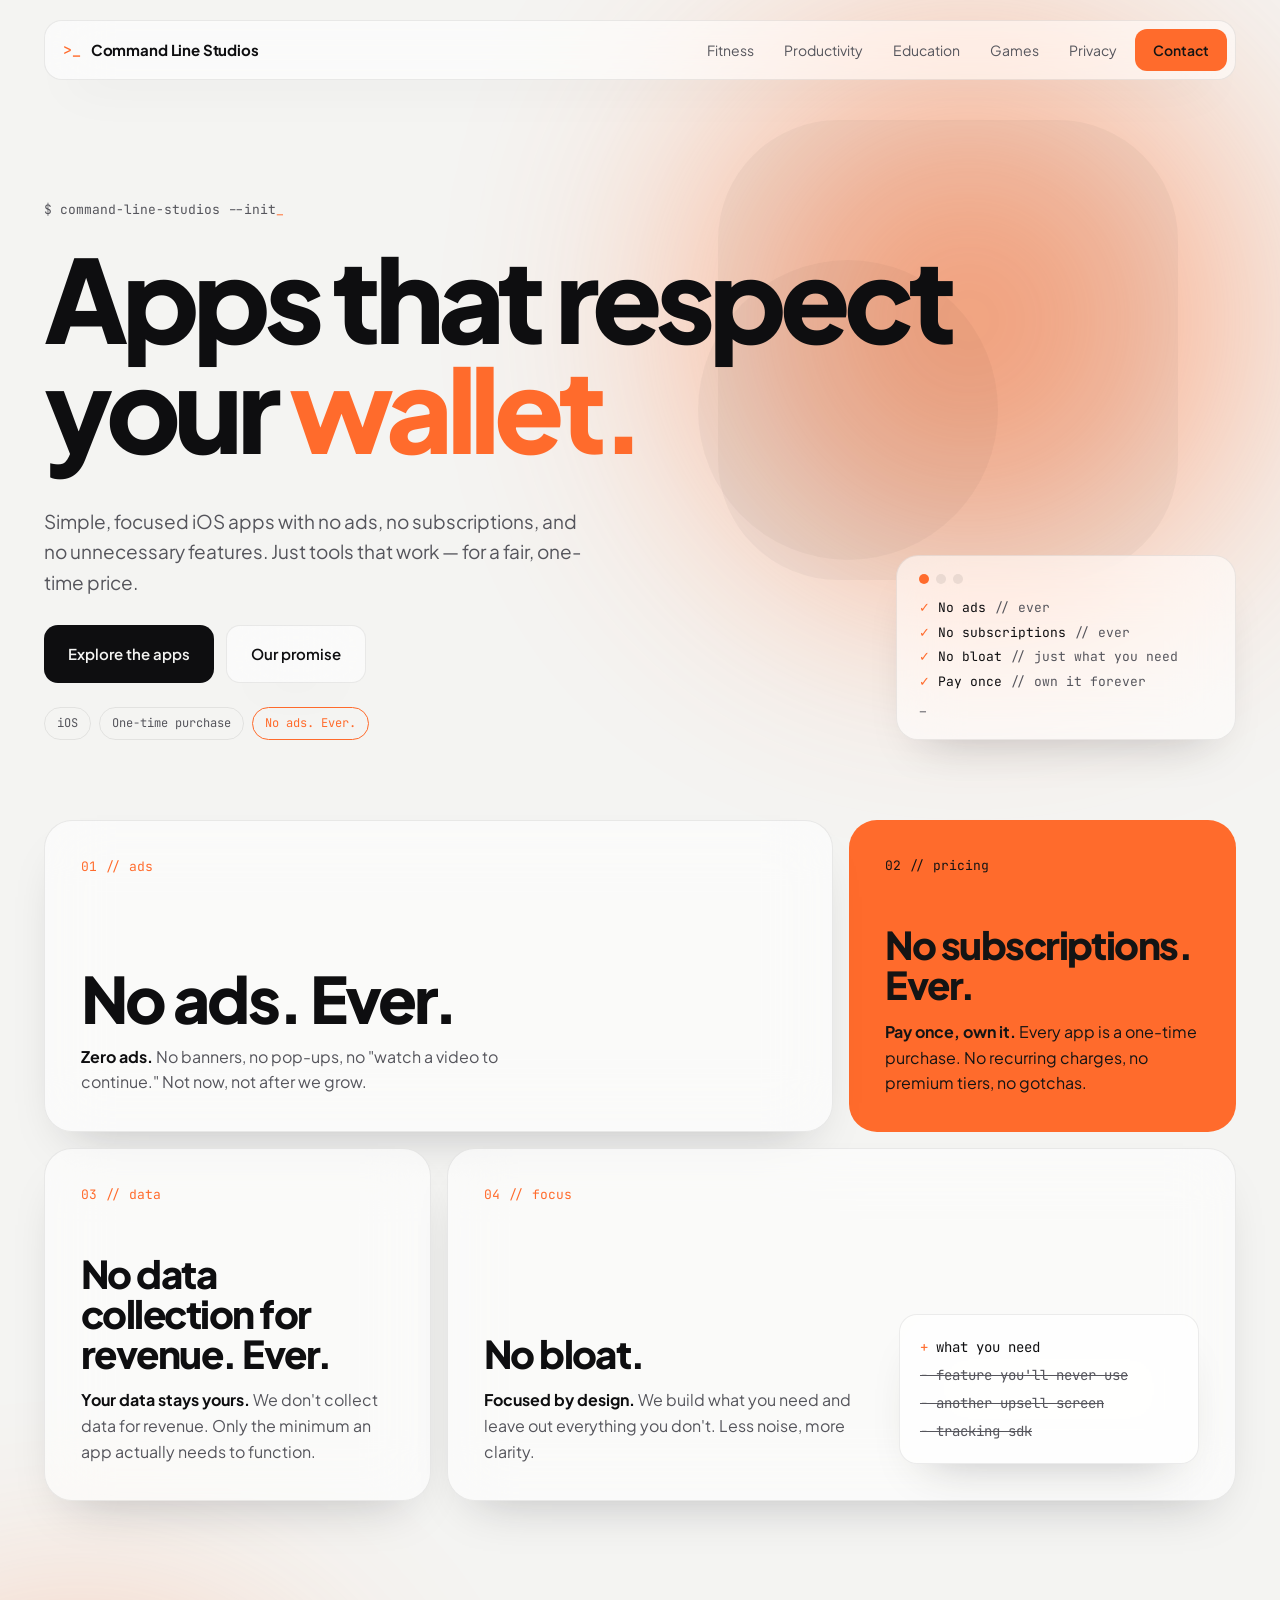
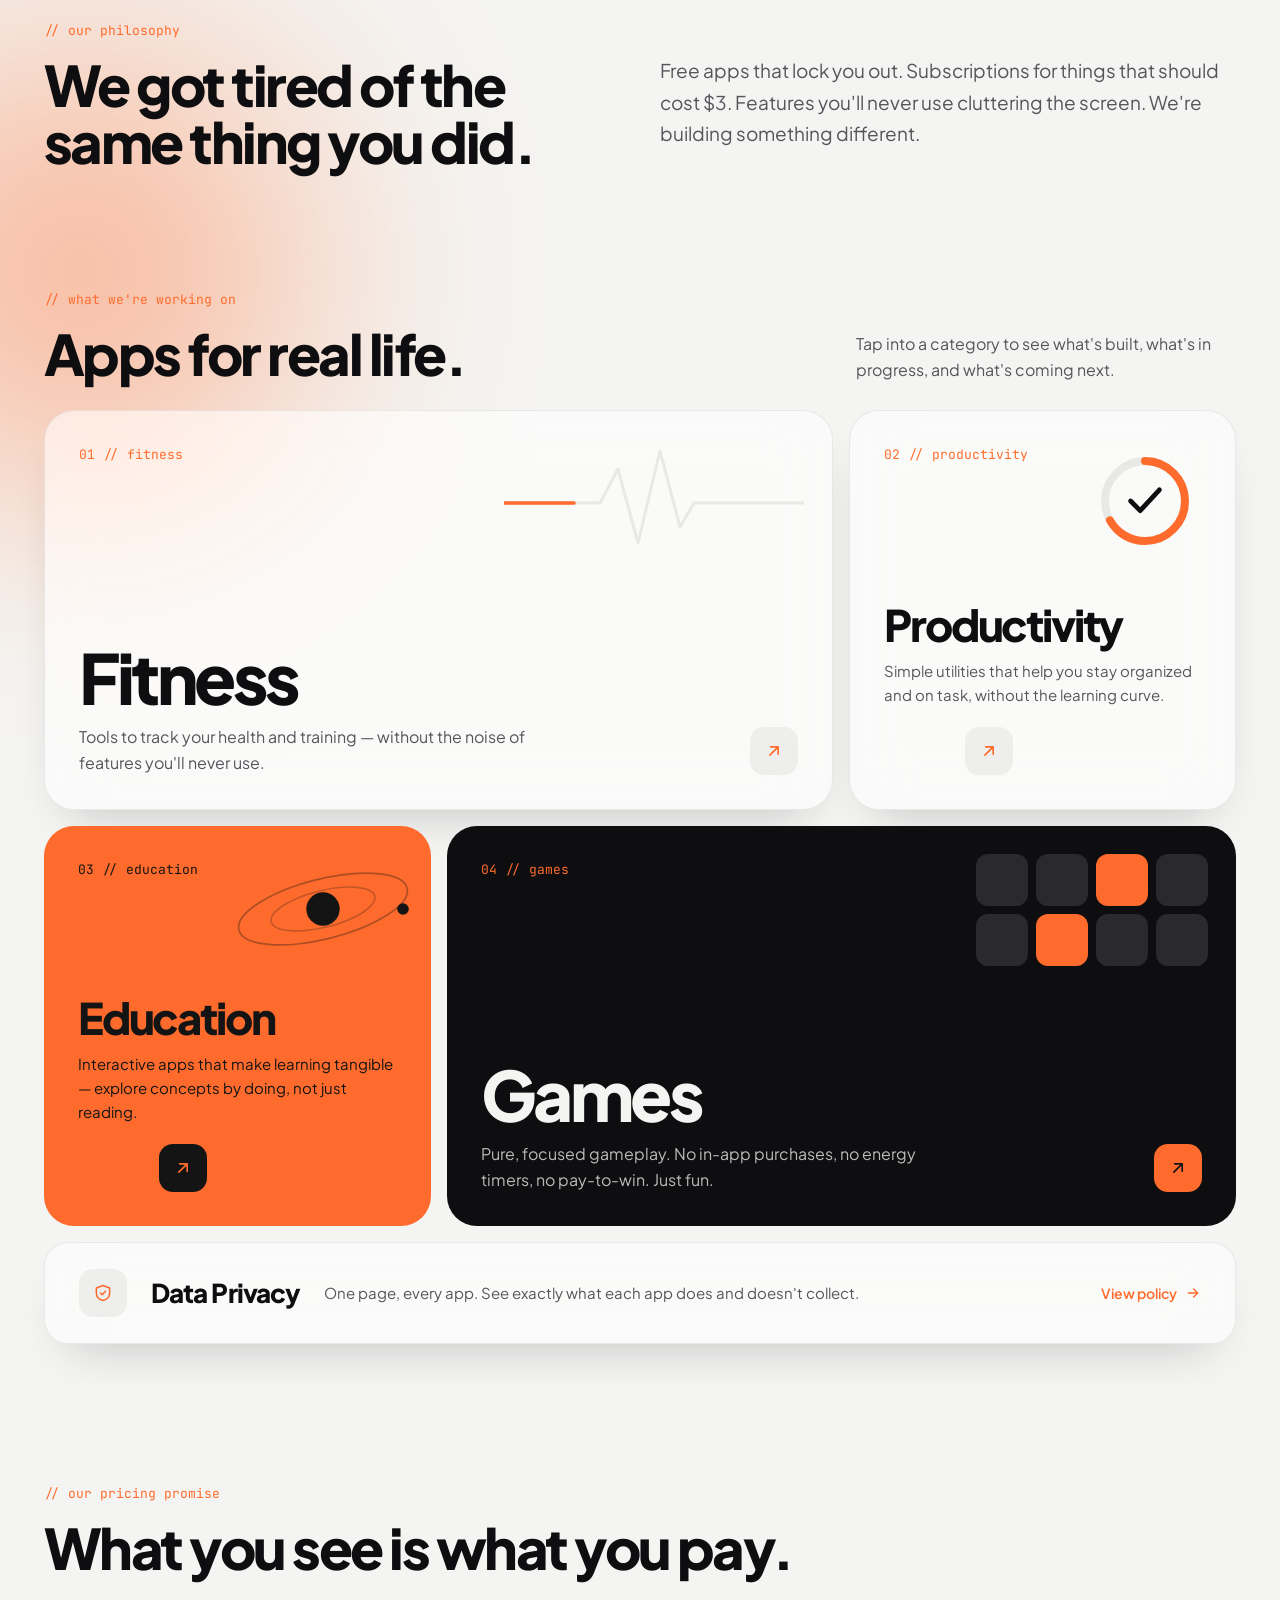
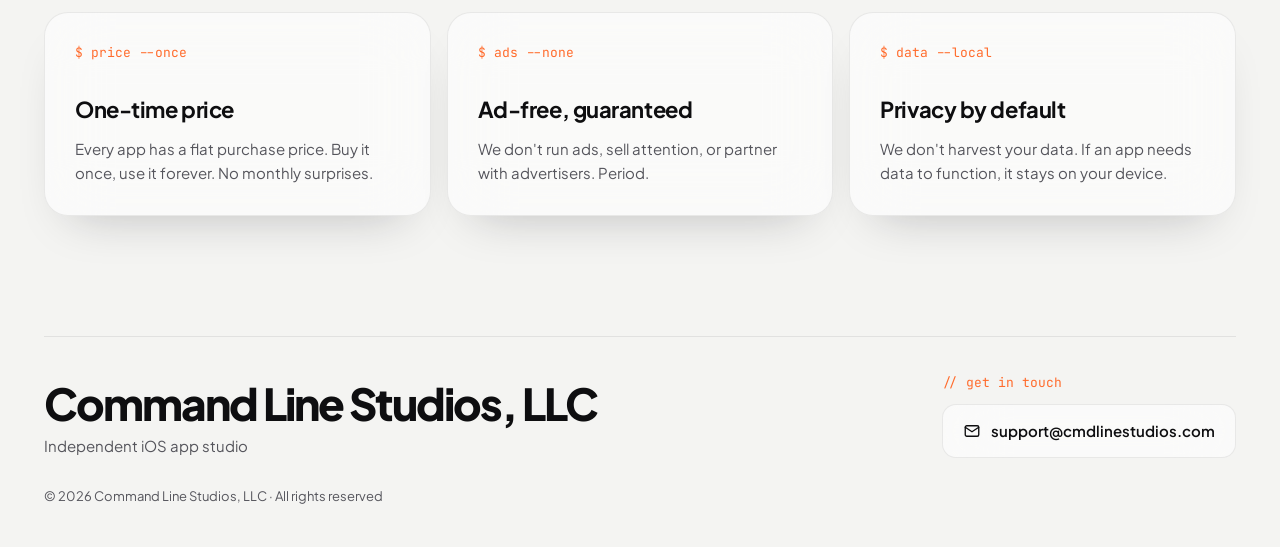
<file: index.html>
<!DOCTYPE html>
<html lang="en">
<head>
  <meta charset="UTF-8" />
  <meta name="viewport" content="width=device-width, initial-scale=1.0" />
  <title>Command Line Studios, LLC</title>
  <meta name="theme-color" content="#F4F4F2" media="(prefers-color-scheme: light)" />
  <meta name="theme-color" content="#0B0B0D" media="(prefers-color-scheme: dark)" />
  <link rel="preconnect" href="https://fonts.googleapis.com">
  <link rel="preconnect" href="https://fonts.gstatic.com" crossorigin>
  <link href="https://fonts.googleapis.com/css2?family=Plus+Jakarta+Sans:wght@400;500;600;700;800&family=JetBrains+Mono:wght@400;500&display=swap" rel="stylesheet">
  <link rel="stylesheet" href="assets/css/site.css">
</head>
<body>
<div class="page">

  <!-- Background: soft orange orbs + slow rotating shapes -->
  <div class="orbs" aria-hidden="true">
    <div class="orb" style="width:520px;height:520px;right:4%;top:60px;opacity:.6;"></div>
    <div class="shape" style="width:460px;height:460px;right:8%;top:120px;border-radius:120px;"></div>
    <div class="shape" style="width:300px;height:300px;right:22%;top:260px;border-radius:50%;animation-duration:90s;animation-direction:reverse;"></div>
    <div class="orb" style="width:440px;height:440px;left:-140px;top:1650px;opacity:.45;animation-delay:-4s;"></div>
  </div>

  <!-- NAV -->
  <header class="site-header">
    <nav class="site-nav glass" aria-label="Main">
      <a class="logo" href="index.html" aria-label="Command Line Studios home"><span class="logo-mark" aria-hidden="true">&gt;_</span>Command Line Studios</a>
      <a class="navlink" href="categories/fitness.html">Fitness</a>
      <a class="navlink" href="categories/productivity.html">Productivity</a>
      <a class="navlink" href="categories/education.html">Education</a>
      <a class="navlink" href="categories/games.html">Games</a>
      <a class="navlink" href="privacy/index.html">Privacy</a>
      <a class="nav-contact" href="mailto:support@cmdlinestudios.com">Contact</a>
    </nav>
  </header>

  <main class="wrap">

    <!-- HERO -->
    <section class="hero">
      <div class="label-muted">$ command-line-studios --init<span class="accent">_</span></div>
      <h1>Apps that respect your <span class="accent">wallet.</span></h1>
      <div class="hero-foot">
        <div>
          <p class="hero-sub">Simple, focused iOS apps with no ads, no subscriptions, and no unnecessary features. Just tools that work — for a fair, one-time price.</p>
          <div class="hero-actions">
            <a class="btn btn-solid" href="#categories">Explore the apps</a>
            <a class="btn glass" href="#promise">Our promise</a>
          </div>
          <div class="chips">
            <span class="chip-pill">iOS</span>
            <span class="chip-pill">One-time purchase</span>
            <span class="chip-pill hot">No ads. Ever.</span>
          </div>
        </div>
        <div class="terminal glass">
          <div class="terminal-bar" aria-hidden="true"><span></span><span></span><span></span></div>
          <div><span class="ok">✓</span> No ads <span class="dim">// ever</span></div>
          <div><span class="ok">✓</span> No subscriptions <span class="dim">// ever</span></div>
          <div><span class="ok">✓</span> No bloat <span class="dim">// just what you need</span></div>
          <div><span class="ok">✓</span> Pay once <span class="dim">// own it forever</span></div>
          <div class="dim" aria-hidden="true">_</div>
        </div>
      </div>
    </section>

    <!-- PROMISE BENTO -->
    <section class="promise-grid" aria-label="Our promises">
      <div class="promise span2 glass lift">
        <span class="label">01 // ads</span>
        <div>
          <h2 class="promise-title xl">No ads. Ever.</h2>
          <p class="promise-body"><strong>Zero ads.</strong> No banners, no pop-ups, no "watch a video to continue." Not now, not after we grow.</p>
        </div>
      </div>
      <div class="promise hot lift">
        <span class="label">02 // pricing</span>
        <div>
          <h2 class="promise-title">No subscriptions. Ever.</h2>
          <p class="promise-body"><strong>Pay once, own it.</strong> Every app is a one-time purchase. No recurring charges, no premium tiers, no gotchas.</p>
        </div>
      </div>
      <div class="promise glass lift">
        <span class="label">03 // data</span>
        <div>
          <h2 class="promise-title">No data collection for revenue. Ever.</h2>
          <p class="promise-body"><strong>Your data stays yours.</strong> We don't collect data for revenue. Only the minimum an app actually needs to function.</p>
        </div>
      </div>
      <div class="promise promise-split span2 glass lift">
        <div class="promise-main">
          <span class="label">04 // focus</span>
          <div>
            <h2 class="promise-title">No bloat.</h2>
            <p class="promise-body"><strong>Focused by design.</strong> We build what you need and leave out everything you don't. Less noise, more clarity.</p>
          </div>
        </div>
        <div class="diff glass" aria-hidden="true">
          <div><span class="accent">+</span> what you need</div>
          <div class="gone">- feature you'll never use</div>
          <div class="gone">- another upsell screen</div>
          <div class="gone">- tracking sdk</div>
        </div>
      </div>
    </section>

    <!-- PHILOSOPHY -->
    <section class="philosophy">
      <div>
        <div class="label">// our philosophy</div>
        <h2 class="h-section">We got tired of the same thing you did.</h2>
      </div>
      <p>Free apps that lock you out. Subscriptions for things that should cost $3. Features you'll never use cluttering the screen. We're building something different.</p>
    </section>

    <!-- APP CATEGORIES -->
    <section class="cats" id="categories">
      <div class="section-head">
        <div>
          <div class="label">// what we're working on</div>
          <h2 class="h-section">Apps for real life.</h2>
        </div>
        <p>Tap into a category to see what's built, what's in progress, and what's coming next.</p>
      </div>

      <div class="bento">

        <a href="categories/fitness.html" class="tile span2 glass lift">
          <svg class="art" width="300" height="120" viewBox="0 0 300 120" fill="none" aria-hidden="true">
            <path d="M0 64 H96 L114 30 L134 104 L156 12 L176 88 L190 64 H300" stroke="var(--stroke)" stroke-width="3" stroke-linecap="round" stroke-linejoin="round"/>
            <path class="trace" d="M0 64 H96 L114 30 L134 104 L156 12 L176 88 L190 64 H300" stroke="var(--accent)" stroke-width="3.5" stroke-linecap="round" stroke-linejoin="round"/>
          </svg>
          <span class="label">01 // fitness</span>
          <div class="tile-foot">
            <div>
              <h3 class="tile-name">Fitness</h3>
              <p class="tile-desc">Tools to track your health and training — without the noise of features you'll never use.</p>
            </div>
            <span class="tile-cta"><span class="cta-text">View apps</span><span class="go" aria-hidden="true"><svg viewBox="0 0 24 24" fill="none" stroke="currentColor" stroke-width="2" stroke-linecap="round" stroke-linejoin="round"><path d="M7 17L17 7M8 7h9v9"/></svg></span></span>
          </div>
        </a>

        <a href="categories/productivity.html" class="tile glass lift">
          <div class="tile-top">
            <span class="label">02 // productivity</span>
            <svg class="art-in" width="112" height="112" viewBox="0 0 140 140" fill="none" aria-hidden="true">
              <circle cx="70" cy="70" r="50" stroke="var(--stroke)" stroke-width="10"/>
              <g class="ring"><circle cx="70" cy="70" r="50" stroke="var(--accent)" stroke-width="10" stroke-linecap="round" stroke-dasharray="210 400" transform="rotate(-90 70 70)"/></g>
              <path d="M52 70l12 12 24-26" stroke="currentColor" stroke-width="6" stroke-linecap="round" stroke-linejoin="round"/>
            </svg>
          </div>
          <div class="tile-stack">
            <div>
              <h3 class="tile-name">Productivity</h3>
              <p class="tile-desc">Simple utilities that help you stay organized and on task, without the learning curve.</p>
            </div>
            <span class="tile-cta"><span class="cta-text">View apps</span><span class="go" aria-hidden="true"><svg viewBox="0 0 24 24" fill="none" stroke="currentColor" stroke-width="2" stroke-linecap="round" stroke-linejoin="round"><path d="M7 17L17 7M8 7h9v9"/></svg></span></span>
          </div>
        </a>

        <a href="categories/education.html" class="tile hot lift">
          <svg class="art" width="200" height="134" viewBox="0 0 240 160" fill="none" aria-hidden="true" style="top:16px;right:8px;">
            <ellipse cx="120" cy="80" rx="104" ry="36" stroke="currentColor" stroke-opacity=".35" stroke-width="2" transform="rotate(-14 120 80)"/>
            <ellipse cx="120" cy="80" rx="64" ry="22" stroke="currentColor" stroke-opacity=".25" stroke-width="2" transform="rotate(-14 120 80)"/>
            <circle cx="120" cy="80" r="20" fill="currentColor"/>
            <g class="orbit"><circle cx="216" cy="80" r="7" fill="currentColor"/></g>
          </svg>
          <span class="label">03 // education</span>
          <div class="tile-stack">
            <div>
              <h3 class="tile-name">Education</h3>
              <p class="tile-desc">Interactive apps that make learning tangible — explore concepts by doing, not just reading.</p>
            </div>
            <span class="tile-cta"><span class="cta-text">View apps</span><span class="go" aria-hidden="true"><svg viewBox="0 0 24 24" fill="none" stroke="currentColor" stroke-width="2" stroke-linecap="round" stroke-linejoin="round"><path d="M7 17L17 7M8 7h9v9"/></svg></span></span>
          </div>
        </a>

        <a href="categories/games.html" class="tile span2 inverse lift">
          <svg class="art" width="232" height="120" viewBox="0 0 232 120" fill="none" aria-hidden="true">
            <rect x="0" y="0" width="52" height="52" rx="12" fill="currentColor" fill-opacity=".12"/>
            <rect x="60" y="0" width="52" height="52" rx="12" fill="currentColor" fill-opacity=".12"/>
            <rect class="blink" x="120" y="0" width="52" height="52" rx="12" fill="var(--accent)"/>
            <rect x="180" y="0" width="52" height="52" rx="12" fill="currentColor" fill-opacity=".12"/>
            <rect x="0" y="60" width="52" height="52" rx="12" fill="currentColor" fill-opacity=".12"/>
            <rect x="60" y="60" width="52" height="52" rx="12" fill="var(--accent)"/>
            <rect x="120" y="60" width="52" height="52" rx="12" fill="currentColor" fill-opacity=".12"/>
            <rect x="180" y="60" width="52" height="52" rx="12" fill="currentColor" fill-opacity=".12"/>
          </svg>
          <span class="label">04 // games</span>
          <div class="tile-foot">
            <div>
              <h3 class="tile-name">Games</h3>
              <p class="tile-desc">Pure, focused gameplay. No in-app purchases, no energy timers, no pay-to-win. Just fun.</p>
            </div>
            <span class="tile-cta"><span class="cta-text">View apps</span><span class="go" aria-hidden="true"><svg viewBox="0 0 24 24" fill="none" stroke="currentColor" stroke-width="2" stroke-linecap="round" stroke-linejoin="round"><path d="M7 17L17 7M8 7h9v9"/></svg></span></span>
          </div>
        </a>

        <a href="privacy/index.html" class="privacy-strip glass lift">
          <span class="go" aria-hidden="true"><svg viewBox="0 0 24 24" fill="none" stroke="currentColor" stroke-width="1.8" stroke-linecap="round" stroke-linejoin="round"><path d="M12 3l8 3v6c0 5-3.5 8-8 9-4.5-1-8-4-8-9V6z"/><path d="M9 12l2 2 4-4"/></svg></span>
          <h3 class="privacy-strip-name">Data Privacy</h3>
          <span class="privacy-strip-desc">One page, every app. See exactly what each app does and doesn't collect.</span>
          <span class="privacy-strip-cta">View policy <svg width="16" height="16" viewBox="0 0 24 24" fill="none" stroke="currentColor" stroke-width="2" stroke-linecap="round" stroke-linejoin="round" aria-hidden="true"><path d="M5 12h14M13 6l6 6-6 6"/></svg></span>
        </a>

      </div>
    </section>

    <!-- PRICING PROMISE -->
    <section class="pricing" id="promise">
      <div class="label">// our pricing promise</div>
      <h2 class="h-section">What you see is what you pay.</h2>
      <div class="price-grid">
        <div class="price-card glass">
          <div class="label">$ price --once</div>
          <h3>One-time price</h3>
          <p>Every app has a flat purchase price. Buy it once, use it forever. No monthly surprises.</p>
        </div>
        <div class="price-card glass">
          <div class="label">$ ads --none</div>
          <h3>Ad-free, guaranteed</h3>
          <p>We don't run ads, sell attention, or partner with advertisers. Period.</p>
        </div>
        <div class="price-card glass">
          <div class="label">$ data --local</div>
          <h3>Privacy by default</h3>
          <p>We don't harvest your data. If an app needs data to function, it stays on your device.</p>
        </div>
      </div>
    </section>

  </main>

  <!-- FOOTER -->
  <footer class="site-footer">
    <div class="footer-row">
      <div>
        <div class="footer-name">Command Line Studios, LLC</div>
        <p class="footer-tag">Independent iOS app studio</p>
      </div>
      <div class="footer-contact">
        <div class="label">// get in touch</div>
        <a class="footer-mail glass" href="mailto:support@cmdlinestudios.com">
          <svg width="18" height="18" viewBox="0 0 24 24" fill="none" stroke="currentColor" stroke-width="1.8" stroke-linecap="round" stroke-linejoin="round" aria-hidden="true"><rect x="3" y="5" width="18" height="14" rx="2"/><path d="M3 7l9 6 9-6"/></svg>
          support@cmdlinestudios.com</a>
      </div>
    </div>
    <p class="footer-copy">© 2026 Command Line Studios, LLC · All rights reserved</p>
  </footer>

</div>
</body>
</html>
</file>
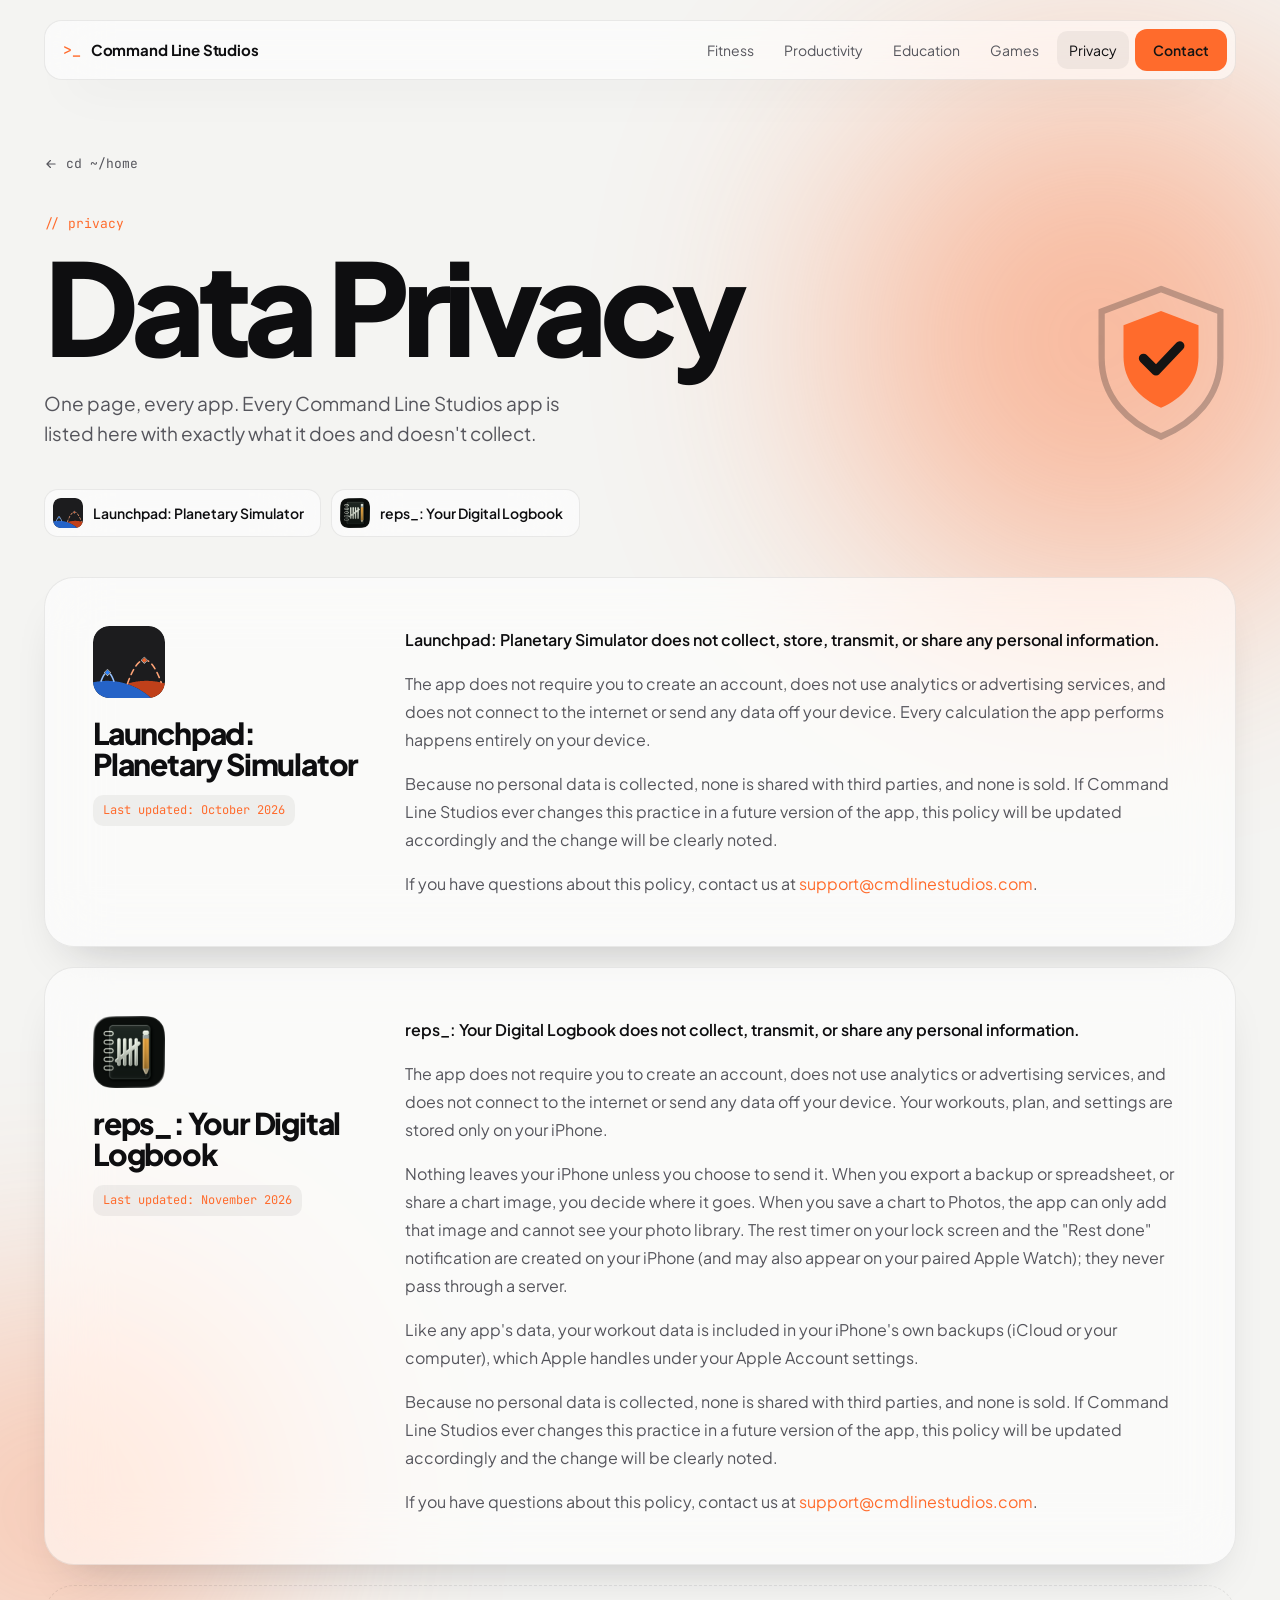
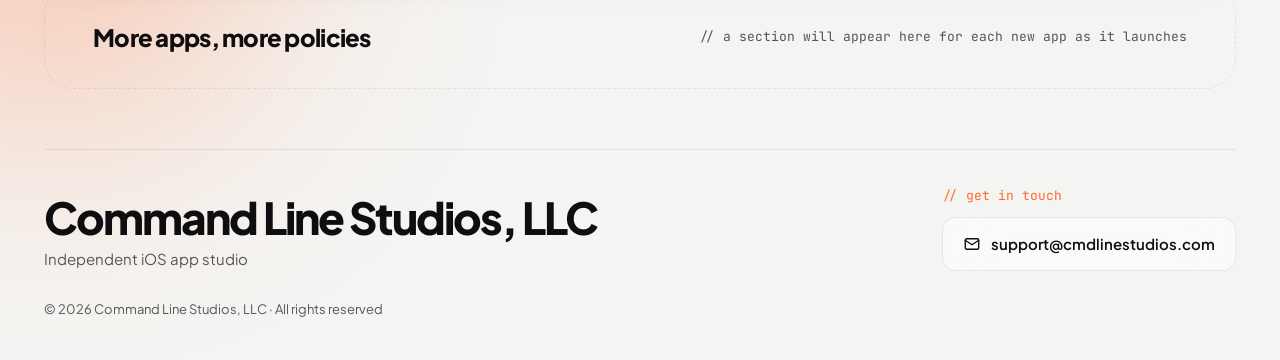
<file: privacy/index.html>
<!DOCTYPE html>
<html lang="en">
<head>
  <meta charset="UTF-8" />
  <meta name="viewport" content="width=device-width, initial-scale=1.0" />
  <title>Data Privacy — Command Line Studios</title>
  <meta name="theme-color" content="#F4F4F2" media="(prefers-color-scheme: light)" />
  <meta name="theme-color" content="#0B0B0D" media="(prefers-color-scheme: dark)" />
  <link rel="preconnect" href="https://fonts.googleapis.com">
  <link rel="preconnect" href="https://fonts.gstatic.com" crossorigin>
  <link href="https://fonts.googleapis.com/css2?family=Plus+Jakarta+Sans:wght@400;500;600;700;800&family=JetBrains+Mono:wght@400;500&display=swap" rel="stylesheet">
  <link rel="stylesheet" href="../assets/css/site.css">
</head>
<body>
<div class="page">

  <div class="orbs" aria-hidden="true">
    <div class="orb" style="width:520px;height:520px;right:-80px;top:80px;opacity:.45;"></div>
    <div class="orb" style="width:420px;height:420px;left:-160px;top:1300px;opacity:.35;animation-delay:-4s;"></div>
  </div>

  <!-- NAV -->
  <header class="site-header">
    <nav class="site-nav glass" aria-label="Main">
      <a class="logo" href="../index.html" aria-label="Command Line Studios home"><span class="logo-mark" aria-hidden="true">&gt;_</span>Command Line Studios</a>
      <a class="navlink" href="../categories/fitness.html">Fitness</a>
      <a class="navlink" href="../categories/productivity.html">Productivity</a>
      <a class="navlink" href="../categories/education.html">Education</a>
      <a class="navlink" href="../categories/games.html">Games</a>
      <a class="navlink" href="index.html" aria-current="page">Privacy</a>
      <a class="nav-contact" href="mailto:support@cmdlinestudios.com">Contact</a>
    </nav>
  </header>

  <main class="wrap">

    <!-- PAGE HEADER -->
    <section class="cat-hero">
      <div class="cat-hero-text">
        <a class="back" href="../index.html"><svg width="14" height="14" viewBox="0 0 24 24" fill="none" stroke="currentColor" stroke-width="2" stroke-linecap="round" stroke-linejoin="round" aria-hidden="true"><path d="M19 12H5M11 18l-6-6 6-6"/></svg>cd ~/home</a>
        <span class="label">// privacy</span>
        <h1>Data Privacy</h1>
        <p class="cat-hero-desc">One page, every app. Every Command Line Studios app is listed here with exactly what it does and doesn't collect.</p>
      </div>
      <svg class="cat-art" width="150" height="170" viewBox="0 0 24 27" fill="none" aria-hidden="true">
        <path d="M12 1.5l9.5 3.6v7.4c0 6.3-4.2 10.4-9.5 12.6C6.7 22.9 2.5 18.8 2.5 12.5V5.1z" stroke="currentColor" stroke-opacity=".25" stroke-width="1"/>
        <path d="M12 5l6 2.3v5c0 4-2.6 6.7-6 8.2-3.4-1.5-6-4.2-6-8.2v-5z" fill="var(--accent)"/>
        <path d="M9.2 12.6l2 2 3.8-4" stroke="#141414" stroke-width="1.5" stroke-linecap="round" stroke-linejoin="round"/>
      </svg>
    </section>

    <!-- JUMP LINKS (one per app) -->
    <nav class="jumps" aria-label="Jump to an app's policy">
      <a class="jump glass" href="#launchpad"><img src="../assets/launchpad/launchpad-icon.svg" alt="">Launchpad: Planetary Simulator</a>
      <a class="jump glass" href="#reps"><img src="../assets/reps/reps-icon.png" alt="">reps_: Your Digital Logbook</a>
    </nav>

    <div class="policies">

      <!-- ============ POLICY: Launchpad ============ -->
      <article class="policy glass" id="launchpad">
        <div class="policy-id">
          <img class="app-icon" src="../assets/launchpad/launchpad-icon.svg" alt="" width="72" height="72">
          <h2>Launchpad: Planetary Simulator</h2>
          <span class="updated">Last updated: October 2026</span>
        </div>
        <div class="policy-text">
          <p>Launchpad: Planetary Simulator does not collect, store, transmit, or share any personal information.</p>
          <p>The app does not require you to create an account, does not use analytics or advertising services, and does not connect to the internet or send any data off your device. Every calculation the app performs happens entirely on your device.</p>
          <p>Because no personal data is collected, none is shared with third parties, and none is sold. If Command Line Studios ever changes this practice in a future version of the app, this policy will be updated accordingly and the change will be clearly noted.</p>
          <p>If you have questions about this policy, contact us at <a href="mailto:support@cmdlinestudios.com">support@cmdlinestudios.com</a>.</p>
        </div>
      </article>

      <!-- ============ POLICY: reps_ ============ -->
      <article class="policy glass" id="reps">
        <div class="policy-id">
          <img class="app-icon" src="../assets/reps/reps-icon.png" alt="" width="72" height="72">
          <h2>reps_: Your Digital Logbook</h2>
          <span class="updated">Last updated: November 2026</span>
        </div>
        <div class="policy-text">
          <p>reps_: Your Digital Logbook does not collect, transmit, or share any personal information.</p>
          <p>The app does not require you to create an account, does not use analytics or advertising services, and does not connect to the internet or send any data off your device. Your workouts, plan, and settings are stored only on your iPhone.</p>
          <p>Nothing leaves your iPhone unless you choose to send it. When you export a backup or spreadsheet, or share a chart image, you decide where it goes. When you save a chart to Photos, the app can only add that image and cannot see your photo library. The rest timer on your lock screen and the "Rest done" notification are created on your iPhone (and may also appear on your paired Apple Watch); they never pass through a server.</p>
          <p>Like any app's data, your workout data is included in your iPhone's own backups (iCloud or your computer), which Apple handles under your Apple Account settings.</p>
          <p>Because no personal data is collected, none is shared with third parties, and none is sold. If Command Line Studios ever changes this practice in a future version of the app, this policy will be updated accordingly and the change will be clearly noted.</p>
          <p>If you have questions about this policy, contact us at <a href="mailto:support@cmdlinestudios.com">support@cmdlinestudios.com</a>.</p>
        </div>
      </article>

      <div class="policy-more">
        <h3>More apps, more policies</h3>
        <p>// a section will appear here for each new app as it launches</p>
      </div>

    </div>
  </main>

  <!-- FOOTER -->
  <footer class="site-footer">
    <div class="footer-row">
      <div>
        <div class="footer-name">Command Line Studios, LLC</div>
        <p class="footer-tag">Independent iOS app studio</p>
      </div>
      <div class="footer-contact">
        <div class="label">// get in touch</div>
        <a class="footer-mail glass" href="mailto:support@cmdlinestudios.com">
          <svg width="18" height="18" viewBox="0 0 24 24" fill="none" stroke="currentColor" stroke-width="1.8" stroke-linecap="round" stroke-linejoin="round" aria-hidden="true"><rect x="3" y="5" width="18" height="14" rx="2"/><path d="M3 7l9 6 9-6"/></svg>
          support@cmdlinestudios.com</a>
      </div>
    </div>
    <p class="footer-copy">© 2026 Command Line Studios, LLC · All rights reserved</p>
  </footer>

</div>
</body>
</html>
</file>
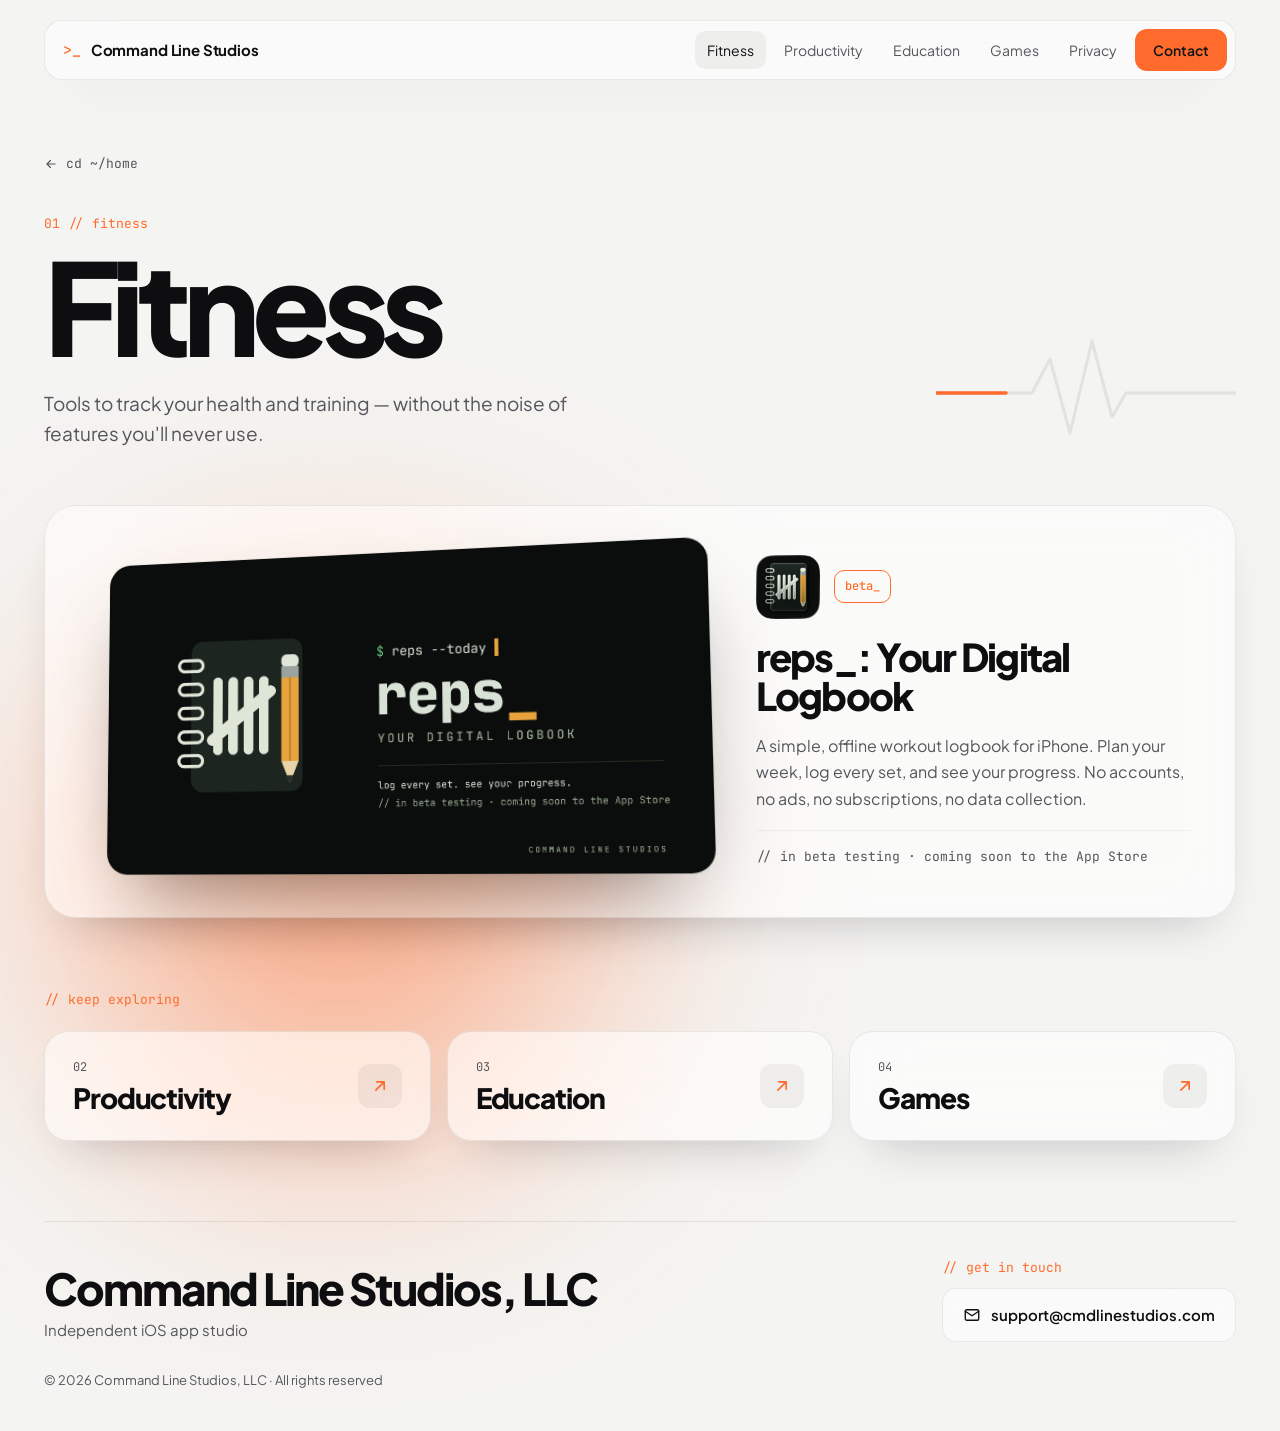
<file: categories/fitness.html>
<!DOCTYPE html>
<html lang="en">
<head>
  <meta charset="UTF-8" />
  <meta name="viewport" content="width=device-width, initial-scale=1.0" />
  <title>Fitness — Command Line Studios</title>
  <meta name="description" content="reps_: Your Digital Logbook. A simple, offline workout logbook for iPhone. Plan your week, log every set, and see your progress. No accounts, no ads, no subscriptions, no data collection." />
  <meta property="og:type" content="website" />
  <meta property="og:site_name" content="Command Line Studios" />
  <meta property="og:title" content="reps_: Your Digital Logbook" />
  <meta property="og:description" content="A simple, offline workout logbook for iPhone. Plan your week, log every set, and see your progress. No accounts, no ads, no subscriptions, no data collection." />
  <meta property="og:url" content="https://cmdlinestudios.com/categories/fitness.html" />
  <meta property="og:image" content="https://cmdlinestudios.com/assets/reps/reps-teaser-1200x630.png" />
  <meta property="og:image:width" content="1200" />
  <meta property="og:image:height" content="630" />
  <meta property="og:image:alt" content="reps_: Your Digital Logbook, in beta testing, coming soon to the App Store" />
  <meta name="twitter:card" content="summary_large_image" />
  <meta name="twitter:title" content="reps_: Your Digital Logbook" />
  <meta name="twitter:description" content="A simple, offline workout logbook for iPhone. Plan your week, log every set, and see your progress. No accounts, no ads, no subscriptions, no data collection." />
  <meta name="twitter:image" content="https://cmdlinestudios.com/assets/reps/reps-teaser-1200x630.png" />
  <meta name="theme-color" content="#F4F4F2" media="(prefers-color-scheme: light)" />
  <meta name="theme-color" content="#0B0B0D" media="(prefers-color-scheme: dark)" />
  <link rel="preconnect" href="https://fonts.googleapis.com">
  <link rel="preconnect" href="https://fonts.gstatic.com" crossorigin>
  <link href="https://fonts.googleapis.com/css2?family=Plus+Jakarta+Sans:wght@400;500;600;700;800&family=JetBrains+Mono:wght@400;500&display=swap" rel="stylesheet">
  <link rel="stylesheet" href="../assets/css/site.css">
</head>
<body>
<div class="page">

  <div class="orbs" aria-hidden="true">
    <div class="orb" style="width:520px;height:520px;left:6%;top:620px;"></div>
  </div>

  <!-- NAV -->
  <header class="site-header">
    <nav class="site-nav glass" aria-label="Main">
      <a class="logo" href="../index.html" aria-label="Command Line Studios home"><span class="logo-mark" aria-hidden="true">&gt;_</span>Command Line Studios</a>
      <a class="navlink" href="fitness.html" aria-current="page">Fitness</a>
      <a class="navlink" href="productivity.html">Productivity</a>
      <a class="navlink" href="education.html">Education</a>
      <a class="navlink" href="games.html">Games</a>
      <a class="navlink" href="../privacy/index.html">Privacy</a>
      <a class="nav-contact" href="mailto:support@cmdlinestudios.com">Contact</a>
    </nav>
  </header>

  <main class="wrap">

    <!-- CATEGORY HEADER -->
    <section class="cat-hero">
      <div class="cat-hero-text">
        <a class="back" href="../index.html"><svg width="14" height="14" viewBox="0 0 24 24" fill="none" stroke="currentColor" stroke-width="2" stroke-linecap="round" stroke-linejoin="round" aria-hidden="true"><path d="M19 12H5M11 18l-6-6 6-6"/></svg>cd ~/home</a>
        <span class="label">01 // fitness</span>
        <h1>Fitness</h1>
        <p class="cat-hero-desc">Tools to track your health and training — without the noise of features you'll never use.</p>
      </div>
      <svg class="cat-art" width="300" height="120" viewBox="0 0 300 120" fill="none" aria-hidden="true">
        <path d="M0 64 H96 L114 30 L134 104 L156 12 L176 88 L190 64 H300" stroke="var(--stroke)" stroke-width="3" stroke-linecap="round" stroke-linejoin="round"/>
        <path class="trace" d="M0 64 H96 L114 30 L134 104 L156 12 L176 88 L190 64 H300" stroke="var(--accent)" stroke-width="3.5" stroke-linecap="round" stroke-linejoin="round"/>
      </svg>
    </section>

    <!-- ============ BETA TEASER: reps_ (TestFlight, stage 2) ============ -->
    <section class="teaser glass" id="reps" aria-label="reps_: Your Digital Logbook, in beta">
      <div class="teaser-stage">
        <div class="teaser-glow" aria-hidden="true"></div>
        <img class="teaser-img" src="../assets/reps/reps-teaser-1200x630.png" alt="reps_: Your Digital Logbook, in beta testing, coming soon to the App Store" width="1200" height="630">
      </div>
      <div class="teaser-info">
        <div class="teaser-id">
          <img class="app-icon" src="../assets/reps/reps-icon.png" alt="reps_ app icon" width="64" height="64">
          <span class="tag-outline">beta<span class="cursor" aria-hidden="true">_</span></span>
        </div>
        <h2>reps_: Your Digital Logbook</h2>
        <p class="teaser-desc">A simple, offline workout logbook for iPhone. Plan your week, log every set, and see your progress. No accounts, no ads, no subscriptions, no data collection.</p>
        <p class="teaser-status">// in beta testing · coming soon to the App Store</p>
      </div>
    </section>
    <!-- ============ /BETA TEASER: reps_ ============ -->

    <!-- KEEP EXPLORING -->
    <section class="explore" aria-label="Other categories">
      <div class="label">// keep exploring</div>
      <div class="explore-grid">
        <a class="explore-link glass lift" href="productivity.html"><span><span class="explore-num">02</span><span class="explore-name">Productivity</span></span><span class="go" aria-hidden="true"><svg viewBox="0 0 24 24" fill="none" stroke="currentColor" stroke-width="2" stroke-linecap="round" stroke-linejoin="round"><path d="M7 17L17 7M8 7h9v9"/></svg></span></a>
        <a class="explore-link glass lift" href="education.html"><span><span class="explore-num">03</span><span class="explore-name">Education</span></span><span class="go" aria-hidden="true"><svg viewBox="0 0 24 24" fill="none" stroke="currentColor" stroke-width="2" stroke-linecap="round" stroke-linejoin="round"><path d="M7 17L17 7M8 7h9v9"/></svg></span></a>
        <a class="explore-link glass lift" href="games.html"><span><span class="explore-num">04</span><span class="explore-name">Games</span></span><span class="go" aria-hidden="true"><svg viewBox="0 0 24 24" fill="none" stroke="currentColor" stroke-width="2" stroke-linecap="round" stroke-linejoin="round"><path d="M7 17L17 7M8 7h9v9"/></svg></span></a>
      </div>
    </section>

  </main>

  <!-- FOOTER -->
  <footer class="site-footer">
    <div class="footer-row">
      <div>
        <div class="footer-name">Command Line Studios, LLC</div>
        <p class="footer-tag">Independent iOS app studio</p>
      </div>
      <div class="footer-contact">
        <div class="label">// get in touch</div>
        <a class="footer-mail glass" href="mailto:support@cmdlinestudios.com">
          <svg width="18" height="18" viewBox="0 0 24 24" fill="none" stroke="currentColor" stroke-width="1.8" stroke-linecap="round" stroke-linejoin="round" aria-hidden="true"><rect x="3" y="5" width="18" height="14" rx="2"/><path d="M3 7l9 6 9-6"/></svg>
          support@cmdlinestudios.com</a>
      </div>
    </div>
    <p class="footer-copy">© 2026 Command Line Studios, LLC · All rights reserved</p>
  </footer>

</div>
</body>
</html>
</file>
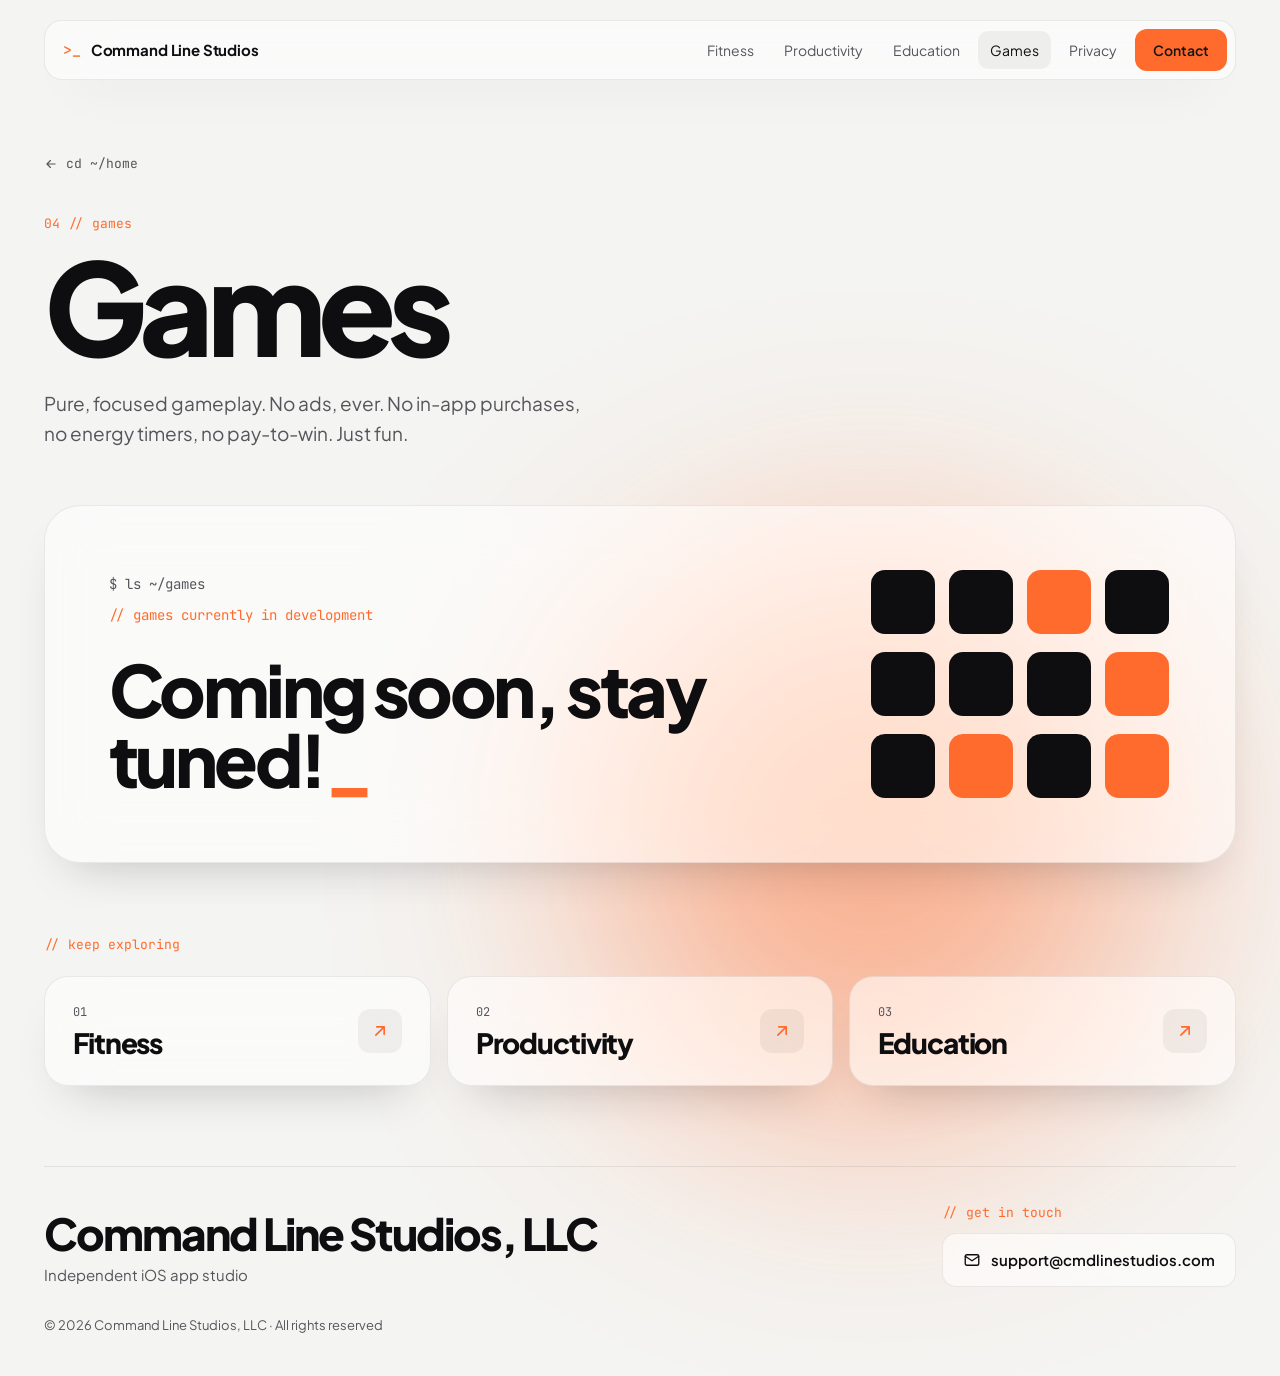
<file: categories/games.html>
<!DOCTYPE html>
<html lang="en">
<head>
  <meta charset="UTF-8" />
  <meta name="viewport" content="width=device-width, initial-scale=1.0" />
  <title>Games — Command Line Studios</title>
  <meta name="theme-color" content="#F4F4F2" media="(prefers-color-scheme: light)" />
  <meta name="theme-color" content="#0B0B0D" media="(prefers-color-scheme: dark)" />
  <link rel="preconnect" href="https://fonts.googleapis.com">
  <link rel="preconnect" href="https://fonts.gstatic.com" crossorigin>
  <link href="https://fonts.googleapis.com/css2?family=Plus+Jakarta+Sans:wght@400;500;600;700;800&family=JetBrains+Mono:wght@400;500&display=swap" rel="stylesheet">
  <link rel="stylesheet" href="../assets/css/site.css">
</head>
<body>
<div class="page">

  <div class="orbs" aria-hidden="true">
    <div class="orb" style="width:560px;height:560px;right:10%;top:560px;"></div>
  </div>

  <!-- NAV -->
  <header class="site-header">
    <nav class="site-nav glass" aria-label="Main">
      <a class="logo" href="../index.html" aria-label="Command Line Studios home"><span class="logo-mark" aria-hidden="true">&gt;_</span>Command Line Studios</a>
      <a class="navlink" href="fitness.html">Fitness</a>
      <a class="navlink" href="productivity.html">Productivity</a>
      <a class="navlink" href="education.html">Education</a>
      <a class="navlink" href="games.html" aria-current="page">Games</a>
      <a class="navlink" href="../privacy/index.html">Privacy</a>
      <a class="nav-contact" href="mailto:support@cmdlinestudios.com">Contact</a>
    </nav>
  </header>

  <main class="wrap">

    <!-- CATEGORY HEADER -->
    <section class="cat-hero">
      <div class="cat-hero-text">
        <a class="back" href="../index.html"><svg width="14" height="14" viewBox="0 0 24 24" fill="none" stroke="currentColor" stroke-width="2" stroke-linecap="round" stroke-linejoin="round" aria-hidden="true"><path d="M19 12H5M11 18l-6-6 6-6"/></svg>cd ~/home</a>
        <span class="label">04 // games</span>
        <h1>Games</h1>
        <p class="cat-hero-desc">Pure, focused gameplay. No ads, ever. No in-app purchases, no energy timers, no pay-to-win. Just fun.</p>
      </div>
    </section>

    <!-- ============ COMING SOON (no apps yet) ============ -->
    <section class="soon glass" aria-label="Coming soon">
      <div class="soon-text">
        <div class="label-muted">$ ls ~/games</div>
        <div class="label">// games currently in development</div>
        <h2>Coming soon, stay tuned!<span class="cursor" aria-hidden="true">_</span></h2>
      </div>
      <svg class="soon-art" width="300" height="228" viewBox="0 0 300 228" fill="none" aria-hidden="true">
        <rect class="cell" x="0" y="0" width="64" height="64" rx="14" fill="currentColor"/>
        <rect class="cell" x="78" y="0" width="64" height="64" rx="14" fill="currentColor" style="animation-delay:.5s"/>
        <rect class="cell" x="156" y="0" width="64" height="64" rx="14" fill="var(--accent)" style="animation-delay:1s"/>
        <rect class="cell" x="234" y="0" width="64" height="64" rx="14" fill="currentColor" style="animation-delay:1.5s"/>
        <rect class="cell" x="0" y="82" width="64" height="64" rx="14" fill="currentColor" style="animation-delay:2s"/>
        <rect class="cell" x="78" y="82" width="64" height="64" rx="14" fill="currentColor" style="animation-delay:2.5s"/>
        <rect class="cell" x="156" y="82" width="64" height="64" rx="14" fill="currentColor" style="animation-delay:3s"/>
        <rect class="cell" x="234" y="82" width="64" height="64" rx="14" fill="var(--accent)" style="animation-delay:3.5s"/>
        <rect class="cell" x="0" y="164" width="64" height="64" rx="14" fill="currentColor" style="animation-delay:4s"/>
        <rect class="cell" x="78" y="164" width="64" height="64" rx="14" fill="var(--accent)" style="animation-delay:4.5s"/>
        <rect class="cell" x="156" y="164" width="64" height="64" rx="14" fill="currentColor" style="animation-delay:5s"/>
        <rect class="cell" x="234" y="164" width="64" height="64" rx="14" fill="var(--accent)" style="animation-delay:5.5s"/>
      </svg>
    </section>
    <!-- ============ /COMING SOON ============ -->

    <!-- KEEP EXPLORING -->
    <section class="explore" aria-label="Other categories">
      <div class="label">// keep exploring</div>
      <div class="explore-grid">
        <a class="explore-link glass lift" href="fitness.html"><span><span class="explore-num">01</span><span class="explore-name">Fitness</span></span><span class="go" aria-hidden="true"><svg viewBox="0 0 24 24" fill="none" stroke="currentColor" stroke-width="2" stroke-linecap="round" stroke-linejoin="round"><path d="M7 17L17 7M8 7h9v9"/></svg></span></a>
        <a class="explore-link glass lift" href="productivity.html"><span><span class="explore-num">02</span><span class="explore-name">Productivity</span></span><span class="go" aria-hidden="true"><svg viewBox="0 0 24 24" fill="none" stroke="currentColor" stroke-width="2" stroke-linecap="round" stroke-linejoin="round"><path d="M7 17L17 7M8 7h9v9"/></svg></span></a>
        <a class="explore-link glass lift" href="education.html"><span><span class="explore-num">03</span><span class="explore-name">Education</span></span><span class="go" aria-hidden="true"><svg viewBox="0 0 24 24" fill="none" stroke="currentColor" stroke-width="2" stroke-linecap="round" stroke-linejoin="round"><path d="M7 17L17 7M8 7h9v9"/></svg></span></a>
      </div>
    </section>

  </main>

  <!-- FOOTER -->
  <footer class="site-footer">
    <div class="footer-row">
      <div>
        <div class="footer-name">Command Line Studios, LLC</div>
        <p class="footer-tag">Independent iOS app studio</p>
      </div>
      <div class="footer-contact">
        <div class="label">// get in touch</div>
        <a class="footer-mail glass" href="mailto:support@cmdlinestudios.com">
          <svg width="18" height="18" viewBox="0 0 24 24" fill="none" stroke="currentColor" stroke-width="1.8" stroke-linecap="round" stroke-linejoin="round" aria-hidden="true"><rect x="3" y="5" width="18" height="14" rx="2"/><path d="M3 7l9 6 9-6"/></svg>
          support@cmdlinestudios.com</a>
      </div>
    </div>
    <p class="footer-copy">© 2026 Command Line Studios, LLC · All rights reserved</p>
  </footer>

</div>
</body>
</html>
</file>
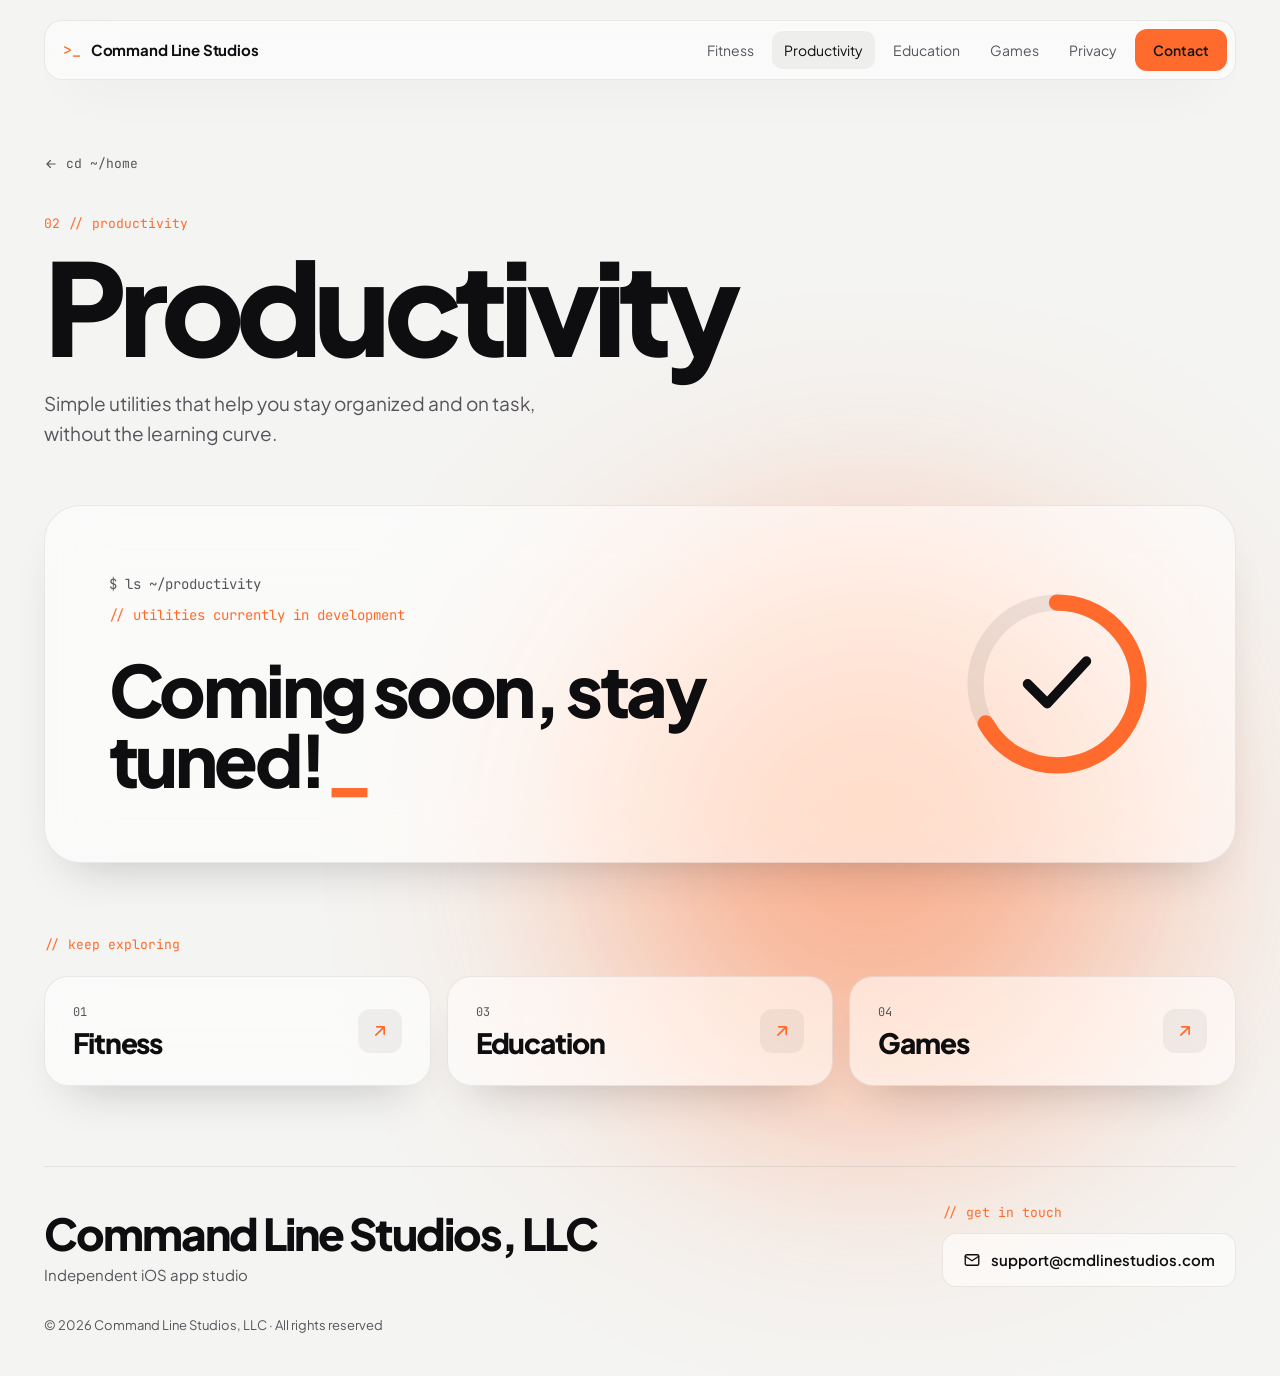
<file: categories/productivity.html>
<!DOCTYPE html>
<html lang="en">
<head>
  <meta charset="UTF-8" />
  <meta name="viewport" content="width=device-width, initial-scale=1.0" />
  <title>Productivity — Command Line Studios</title>
  <meta name="theme-color" content="#F4F4F2" media="(prefers-color-scheme: light)" />
  <meta name="theme-color" content="#0B0B0D" media="(prefers-color-scheme: dark)" />
  <link rel="preconnect" href="https://fonts.googleapis.com">
  <link rel="preconnect" href="https://fonts.gstatic.com" crossorigin>
  <link href="https://fonts.googleapis.com/css2?family=Plus+Jakarta+Sans:wght@400;500;600;700;800&family=JetBrains+Mono:wght@400;500&display=swap" rel="stylesheet">
  <link rel="stylesheet" href="../assets/css/site.css">
</head>
<body>
<div class="page">

  <div class="orbs" aria-hidden="true">
    <div class="orb" style="width:560px;height:560px;right:10%;top:560px;"></div>
  </div>

  <!-- NAV -->
  <header class="site-header">
    <nav class="site-nav glass" aria-label="Main">
      <a class="logo" href="../index.html" aria-label="Command Line Studios home"><span class="logo-mark" aria-hidden="true">&gt;_</span>Command Line Studios</a>
      <a class="navlink" href="fitness.html">Fitness</a>
      <a class="navlink" href="productivity.html" aria-current="page">Productivity</a>
      <a class="navlink" href="education.html">Education</a>
      <a class="navlink" href="games.html">Games</a>
      <a class="navlink" href="../privacy/index.html">Privacy</a>
      <a class="nav-contact" href="mailto:support@cmdlinestudios.com">Contact</a>
    </nav>
  </header>

  <main class="wrap">

    <!-- CATEGORY HEADER -->
    <section class="cat-hero">
      <div class="cat-hero-text">
        <a class="back" href="../index.html"><svg width="14" height="14" viewBox="0 0 24 24" fill="none" stroke="currentColor" stroke-width="2" stroke-linecap="round" stroke-linejoin="round" aria-hidden="true"><path d="M19 12H5M11 18l-6-6 6-6"/></svg>cd ~/home</a>
        <span class="label">02 // productivity</span>
        <h1>Productivity</h1>
        <p class="cat-hero-desc">Simple utilities that help you stay organized and on task, without the learning curve.</p>
      </div>
    </section>

    <!-- ============ COMING SOON (no apps yet) ============ -->
    <section class="soon glass" aria-label="Coming soon">
      <div class="soon-text">
        <div class="label-muted">$ ls ~/productivity</div>
        <div class="label">// utilities currently in development</div>
        <h2>Coming soon, stay tuned!<span class="cursor" aria-hidden="true">_</span></h2>
      </div>
      <svg class="soon-art cat-art" width="228" height="228" viewBox="0 0 140 140" fill="none" aria-hidden="true">
        <circle cx="70" cy="70" r="50" stroke="var(--stroke)" stroke-width="10"/>
        <g class="ring"><circle cx="70" cy="70" r="50" stroke="var(--accent)" stroke-width="10" stroke-linecap="round" stroke-dasharray="210 400" transform="rotate(-90 70 70)"/></g>
        <path d="M52 70l12 12 24-26" stroke="currentColor" stroke-width="6" stroke-linecap="round" stroke-linejoin="round"/>
      </svg>
    </section>
    <!-- ============ /COMING SOON ============ -->

    <!-- KEEP EXPLORING -->
    <section class="explore" aria-label="Other categories">
      <div class="label">// keep exploring</div>
      <div class="explore-grid">
        <a class="explore-link glass lift" href="fitness.html"><span><span class="explore-num">01</span><span class="explore-name">Fitness</span></span><span class="go" aria-hidden="true"><svg viewBox="0 0 24 24" fill="none" stroke="currentColor" stroke-width="2" stroke-linecap="round" stroke-linejoin="round"><path d="M7 17L17 7M8 7h9v9"/></svg></span></a>
        <a class="explore-link glass lift" href="education.html"><span><span class="explore-num">03</span><span class="explore-name">Education</span></span><span class="go" aria-hidden="true"><svg viewBox="0 0 24 24" fill="none" stroke="currentColor" stroke-width="2" stroke-linecap="round" stroke-linejoin="round"><path d="M7 17L17 7M8 7h9v9"/></svg></span></a>
        <a class="explore-link glass lift" href="games.html"><span><span class="explore-num">04</span><span class="explore-name">Games</span></span><span class="go" aria-hidden="true"><svg viewBox="0 0 24 24" fill="none" stroke="currentColor" stroke-width="2" stroke-linecap="round" stroke-linejoin="round"><path d="M7 17L17 7M8 7h9v9"/></svg></span></a>
      </div>
    </section>

  </main>

  <!-- FOOTER -->
  <footer class="site-footer">
    <div class="footer-row">
      <div>
        <div class="footer-name">Command Line Studios, LLC</div>
        <p class="footer-tag">Independent iOS app studio</p>
      </div>
      <div class="footer-contact">
        <div class="label">// get in touch</div>
        <a class="footer-mail glass" href="mailto:support@cmdlinestudios.com">
          <svg width="18" height="18" viewBox="0 0 24 24" fill="none" stroke="currentColor" stroke-width="1.8" stroke-linecap="round" stroke-linejoin="round" aria-hidden="true"><rect x="3" y="5" width="18" height="14" rx="2"/><path d="M3 7l9 6 9-6"/></svg>
          support@cmdlinestudios.com</a>
      </div>
    </div>
    <p class="footer-copy">© 2026 Command Line Studios, LLC · All rights reserved</p>
  </footer>

</div>
</body>
</html>
</file>
<file: assets/css/site.css>
/* ==========================================================================
   Command Line Studios — "Mono Prism v2" design system
   One shared stylesheet for every page. See README.md for how it is organized.

   1. Tokens (light + dark, follows the visitor's device setting)
   2. Base
   3. Shared pieces (glass, labels, nav, footer, background orbs)
   4. Homepage
   5. Category pages (header, coming soon, beta teaser, showcase, gallery)
   6. Privacy page
   7. Lightbox
   8. Responsive + reduced motion
   ========================================================================== */

/* 1. TOKENS ---------------------------------------------------------------- */
:root {
  --accent: #FF6B2C;          /* brand orange — the only accent color (no purple, ever) */
  --accent-ink: #141414;      /* text placed on top of orange */
  --bg: #F4F4F2;
  --fg: #0E0E10;
  --muted: #55555C;
  --glass: rgba(255, 255, 255, 0.58);
  --stroke: rgba(14, 14, 16, 0.08);
  --hair: rgba(14, 14, 16, 0.05);
  --shape: rgba(14, 14, 16, 0.035);
  --shadow: 0 24px 50px -28px rgba(20, 20, 30, 0.28);
  --shot-shadow: 0 40px 80px -30px rgba(0, 0, 0, 0.45), 0 0 0 1px rgba(14, 14, 16, 0.06);
  --font: 'Plus Jakarta Sans', system-ui, -apple-system, 'Segoe UI', sans-serif;
  --mono: 'JetBrains Mono', ui-monospace, SFMono-Regular, Menlo, monospace;
  --ease: cubic-bezier(.2, .8, .2, 1);
  --gutter: 24px;
  color-scheme: light dark;
}
@media (prefers-color-scheme: dark) {
  :root {
    --bg: #0B0B0D;
    --fg: #F5F5F4;
    --muted: #A1A1A6;
    --glass: rgba(255, 255, 255, 0.05);
    --stroke: rgba(255, 255, 255, 0.11);
    --hair: rgba(255, 255, 255, 0.07);
    --shape: rgba(255, 255, 255, 0.035);
    --shadow: 0 30px 60px -24px rgba(0, 0, 0, 0.7);
    --shot-shadow: 0 40px 80px -30px rgba(0, 0, 0, 0.7), 0 0 0 1px rgba(255, 255, 255, 0.08);
  }
}

/* 2. BASE ------------------------------------------------------------------ */
*, *::before, *::after { box-sizing: border-box; }
html { scroll-behavior: smooth; -webkit-text-size-adjust: 100%; }
body {
  margin: 0;
  background: var(--bg);
  color: var(--fg);
  font-family: var(--font);
  font-size: 16px;
  line-height: 1.6;
  -webkit-font-smoothing: antialiased;
}
a { color: inherit; text-decoration: none; }
img { max-width: 100%; }
h1, h2, h3, p { margin: 0; }
button { font: inherit; color: inherit; }
:focus-visible { outline: 2px solid var(--accent); outline-offset: 3px; border-radius: 6px; }
.sr-only {
  position: absolute; width: 1px; height: 1px; padding: 0; margin: -1px;
  overflow: hidden; clip: rect(0, 0, 0, 0); white-space: nowrap; border: 0;
}

/* Page wrapper holds the background orbs and clips them sideways */
.page { position: relative; min-height: 100vh; overflow-x: clip; }
.wrap { position: relative; z-index: 2; max-width: 1240px; margin: 0 auto; padding: 0 var(--gutter); }

/* 3. SHARED PIECES --------------------------------------------------------- */
.glass {
  background: var(--glass);
  -webkit-backdrop-filter: blur(30px) saturate(140%);
  backdrop-filter: blur(30px) saturate(140%);
  border: 1px solid var(--stroke);
  box-shadow: var(--shadow);
}
.lift { transition: transform .4s var(--ease), box-shadow .4s; }
.lift:hover { transform: translateY(-4px); }

.label { font-family: var(--mono); font-size: 13px; color: var(--accent); }
.label-muted { font-family: var(--mono); font-size: 13px; color: var(--muted); }
.accent { color: var(--accent); }
.cursor { color: var(--accent); animation: blink-hard 1.1s steps(1) infinite; }
@keyframes blink-hard { 50% { opacity: 0; } }

.h-section {
  margin-top: 14px;
  font-weight: 800;
  font-size: clamp(34px, 4.4vw, 56px);
  line-height: 1.02;
  letter-spacing: -0.045em;
}

/* Background orbs + slow rotating shapes */
.orbs { position: absolute; inset: 0; pointer-events: none; z-index: 0; }
.orb {
  position: absolute; border-radius: 50%; background: var(--accent);
  filter: blur(130px); opacity: .5;
  animation: pulse 8s ease-in-out infinite alternate;
}
.shape { position: absolute; background: var(--shape); animation: spin 60s linear infinite; }
@keyframes pulse { from { opacity: .45; transform: scale(1); } to { opacity: .75; transform: scale(1.07); } }
@keyframes spin { to { transform: rotate(360deg); } }

/* Navigation */
.site-header { position: relative; z-index: 5; max-width: 1240px; margin: 0 auto; padding: 20px var(--gutter) 0; }
.site-nav {
  display: flex; align-items: center; gap: 6px;
  padding: 8px 8px 8px 18px; border-radius: 18px;
  overflow-x: auto; scrollbar-width: none;
}
.site-nav::-webkit-scrollbar { display: none; }
.logo {
  display: flex; align-items: center; gap: 10px; margin-right: auto; padding-right: 16px;
  font-weight: 700; font-size: 15px; letter-spacing: -0.01em; white-space: nowrap;
}
.logo-mark { font-family: var(--mono); color: var(--accent); font-weight: 500; }
.navlink { padding: 8px 12px; font-size: 14px; white-space: nowrap; color: var(--muted); border-radius: 10px; transition: color .2s, background .2s; }
.navlink:hover { color: var(--fg); }
.navlink[aria-current="page"] { color: var(--fg); background: var(--hair); }
.nav-contact {
  padding: 10px 18px; border-radius: 12px; font-size: 14px; font-weight: 600;
  background: var(--accent); color: var(--accent-ink); white-space: nowrap; flex: none;
  transition: transform .3s var(--ease);
}
.nav-contact:hover { transform: translateY(-1px); }

/* Buttons */
.btn { display: inline-flex; align-items: center; gap: 8px; padding: 16px 24px; border-radius: 14px; font-weight: 600; font-size: 15px; transition: transform .3s var(--ease); }
.btn:hover { transform: translateY(-2px); }
.btn-solid { background: var(--fg); color: var(--bg); }

/* Arrow chip used on link tiles */
.go {
  width: 48px; height: 48px; border-radius: 14px; flex: none;
  display: flex; align-items: center; justify-content: center;
  background: var(--hair); color: var(--accent);
  transition: transform .4s var(--ease);
}
.go svg { width: 20px; height: 20px; }

/* Footer */
.site-footer { position: relative; z-index: 2; max-width: 1240px; margin: 0 auto; padding: 60px var(--gutter) 40px; }
.footer-row {
  display: flex; flex-wrap: wrap; justify-content: space-between; align-items: flex-end; gap: 28px;
  padding-top: 36px; border-top: 1px solid var(--stroke);
}
.footer-name { font-weight: 800; font-size: clamp(28px, 4vw, 44px); letter-spacing: -0.045em; line-height: 1.1; }
.footer-tag { margin-top: 6px; font-size: 15px; color: var(--muted); }
.footer-contact { display: flex; flex-direction: column; align-items: flex-start; gap: 10px; }
.footer-mail {
  display: inline-flex; align-items: center; gap: 10px; padding: 14px 20px; border-radius: 14px;
  font-size: 15px; font-weight: 600; transition: transform .3s var(--ease);
}
.footer-mail:hover { transform: translateY(-2px); }
.footer-copy { margin-top: 28px; font-size: 13px; color: var(--muted); }

/* "Keep exploring" links at the bottom of category pages */
.explore { padding: 72px 0 20px; }
.explore-grid { margin-top: 20px; display: grid; grid-template-columns: repeat(3, minmax(0, 1fr)); gap: 16px; }
.explore-link { display: flex; align-items: center; justify-content: space-between; gap: 16px; padding: 26px 28px; border-radius: 24px; }
.explore-num { display: block; font-family: var(--mono); font-size: 12px; color: var(--muted); }
.explore-name { display: block; margin-top: 6px; font-weight: 800; font-size: 28px; letter-spacing: -0.04em; line-height: 1.1; }
.explore-link .go { width: 44px; height: 44px; border-radius: 12px; }
.explore-link:hover .go { transform: translate(3px, -3px); }

/* 4. HOMEPAGE -------------------------------------------------------------- */
.hero { padding: 120px 0 80px; }
.hero h1 {
  margin-top: 22px; max-width: 1000px;
  font-weight: 800; font-size: clamp(52px, 9vw, 132px); line-height: .95; letter-spacing: -0.055em;
}
.hero-foot {
  margin-top: 44px;
  display: grid; grid-template-columns: minmax(0, 1fr) minmax(0, 340px); gap: 40px; align-items: end;
}
.hero-sub { max-width: 540px; font-size: 19px; line-height: 1.6; color: var(--muted); }
.hero-actions { margin-top: 28px; display: flex; flex-wrap: wrap; gap: 12px; }
.chips { margin-top: 24px; display: flex; flex-wrap: wrap; gap: 8px; }
.chip-pill { padding: 6px 12px; border-radius: 999px; font-family: var(--mono); font-size: 12px; border: 1px solid var(--stroke); color: var(--muted); }
.chip-pill.hot { border-color: var(--accent); color: var(--accent); }

/* Terminal card in the hero */
.terminal { border-radius: 22px; padding: 18px 22px 20px; font-family: var(--mono); font-size: 13px; line-height: 1.9; }
.terminal-bar { display: flex; gap: 7px; margin-bottom: 12px; }
.terminal-bar span { width: 10px; height: 10px; border-radius: 50%; background: var(--stroke); }
.terminal-bar span:first-child { background: var(--accent); }
.terminal .ok { color: var(--accent); }
.terminal .dim { color: var(--muted); }

/* Promise bento */
.promise-grid { display: grid; grid-template-columns: repeat(3, minmax(0, 1fr)); gap: 16px; padding-bottom: 40px; }
.promise {
  min-width: 0; padding: 36px; border-radius: 28px; min-height: 260px;
  display: flex; flex-direction: column; justify-content: space-between; gap: 48px;
}
.promise.span2 { grid-column: span 2; }
.promise.hot { background: var(--accent); color: var(--accent-ink); }
.promise.hot .label { color: var(--accent-ink); }
.promise-title { font-weight: 800; letter-spacing: -0.04em; line-height: 1.04; font-size: clamp(30px, 3vw, 40px); overflow-wrap: break-word; }
.promise-title.xl { font-size: clamp(40px, 5vw, 68px); letter-spacing: -0.045em; line-height: 1; }
.promise-body { margin-top: 14px; max-width: 460px; font-size: 16px; line-height: 1.6; color: var(--muted); }
.promise.hot .promise-body { color: var(--accent-ink); }
.promise-body strong { color: var(--fg); font-weight: 700; }
.promise.hot .promise-body strong { color: var(--accent-ink); }
.promise-split { flex-direction: row; flex-wrap: wrap; align-items: flex-end; gap: 32px; }
.promise-split > .promise-main { flex: 1 1 280px; display: flex; flex-direction: column; justify-content: space-between; gap: 48px; align-self: stretch; }
.diff { flex: 0 1 300px; border-radius: 18px; padding: 18px 20px; font-family: var(--mono); font-size: 14px; line-height: 2; }
.diff .gone { color: var(--muted); text-decoration: line-through; }

/* Philosophy */
.philosophy { padding: 80px 0 40px; display: grid; grid-template-columns: minmax(0, 1fr) minmax(0, 1fr); gap: 40px; align-items: start; }
.philosophy p { margin-top: 34px; font-size: 19px; line-height: 1.65; color: var(--muted); }

/* Section heading row (title left, intro right) */
.section-head { display: flex; flex-wrap: wrap; justify-content: space-between; align-items: flex-end; gap: 20px; margin-bottom: 28px; }
.section-head p { max-width: 380px; font-size: 16px; line-height: 1.6; color: var(--muted); }

/* Category bento */
.cats { padding: 80px 0 40px; scroll-margin-top: 20px; }
.bento { display: grid; grid-template-columns: repeat(3, minmax(0, 1fr)); gap: 16px; }
.tile {
  position: relative; overflow: hidden; min-width: 0; min-height: 400px; padding: 34px; border-radius: 30px;
  display: flex; flex-direction: column; justify-content: space-between; gap: 40px;
}
.tile.span2 { grid-column: span 2; }
.tile.hot { background: var(--accent); color: var(--accent-ink); }
.tile.hot .label { color: var(--accent-ink); }
.tile.inverse { background: var(--fg); color: var(--bg); }
.tile-name { font-weight: 800; font-size: clamp(36px, 3.4vw, 46px); letter-spacing: -0.05em; line-height: .95; }
.tile.span2 .tile-name { font-size: clamp(44px, 5.4vw, 76px); }
.tile-desc { margin-top: 14px; max-width: 460px; font-size: 15px; line-height: 1.6; color: var(--muted); }
.tile.span2 .tile-desc { font-size: 16px; }
.tile.hot .tile-desc { color: var(--accent-ink); }
.tile.inverse .tile-desc { color: var(--bg); opacity: .75; }
.tile-foot { display: flex; align-items: flex-end; justify-content: space-between; gap: 24px; }
.tile-stack { display: flex; flex-direction: column; gap: 20px; }
.tile-top { display: flex; justify-content: space-between; align-items: flex-start; gap: 16px; }
.tile-cta { display: inline-flex; align-items: center; gap: 12px; font-size: 14px; font-weight: 600; }
.tile.hot .go { background: var(--accent-ink); color: var(--accent); }
.tile.inverse .go { background: var(--accent); color: var(--accent-ink); }
.tile:hover .go { transform: translate(4px, -4px); }
.tile .art { position: absolute; top: 28px; right: 28px; transition: transform .6s var(--ease); max-width: 60%; height: auto; }
.tile:hover .art { transform: scale(1.06) rotate(-2deg); }
.art-in { flex: none; transition: transform .6s var(--ease); }
.tile:hover .art-in { transform: scale(1.06); }

.privacy-strip {
  grid-column: 1 / -1; display: flex; flex-wrap: wrap; align-items: center; gap: 24px;
  padding: 26px 34px; border-radius: 24px;
}
.privacy-strip .go { width: 48px; height: 48px; }
.privacy-strip-name { font-weight: 800; font-size: 26px; letter-spacing: -0.035em; }
.privacy-strip-desc { flex: 1 1 300px; min-width: 0; font-size: 15px; line-height: 1.6; color: var(--muted); }
.privacy-strip-cta { display: inline-flex; align-items: center; gap: 8px; font-size: 14px; font-weight: 600; color: var(--accent); }
.privacy-strip:hover .privacy-strip-cta svg { transform: translateX(3px); }
.privacy-strip-cta svg { transition: transform .3s var(--ease); }

/* Shared animated art (homepage tiles + category headers) */
.trace { stroke-dasharray: 70 520; animation: trace 4.5s linear infinite; }
@keyframes trace { from { stroke-dashoffset: 590; } to { stroke-dashoffset: 0; } }
.orbit { transform-origin: 120px 80px; animation: spin 16s linear infinite; }
.ring { transform-origin: 70px 70px; transition: transform .8s var(--ease); }
.tile:hover .ring, .cat-art:hover .ring { transform: rotate(90deg); }
.blink { animation: blink-soft 3s ease-in-out infinite; }
@keyframes blink-soft { 0%, 100% { opacity: 1; } 50% { opacity: .25; } }
.cell { animation: build 6s ease-in-out infinite; }
@keyframes build { 0%, 100% { opacity: .14; } 40%, 60% { opacity: 1; } }

/* Pricing promise */
.pricing { padding: 100px 0 60px; scroll-margin-top: 20px; }
.pricing .h-section { margin-bottom: 36px; }
.price-grid { display: grid; grid-template-columns: repeat(3, minmax(0, 1fr)); gap: 16px; }
.price-card { padding: 30px; border-radius: 24px; }
.price-card .label { margin-bottom: 28px; }
.price-card h3 { margin-bottom: 10px; font-weight: 700; font-size: 22px; letter-spacing: -0.02em; }
.price-card p { font-size: 15px; line-height: 1.6; color: var(--muted); }

/* 5. CATEGORY PAGES -------------------------------------------------------- */
.cat-hero { padding: 72px 0 32px; display: flex; flex-wrap: wrap; align-items: flex-end; justify-content: space-between; gap: 32px; }
.cat-hero-text { flex: 1 1 520px; min-width: 0; }
.back { display: inline-flex; align-items: center; gap: 8px; font-family: var(--mono); font-size: 13px; color: var(--muted); transition: color .2s; }
.back:hover { color: var(--fg); }
.cat-hero .label { display: block; margin-top: 36px; }
.cat-hero h1 { margin-top: 12px; font-weight: 800; font-size: clamp(56px, 10vw, 148px); line-height: .9; letter-spacing: -0.06em; overflow-wrap: break-word; }
.cat-hero-desc { margin-top: 26px; max-width: 560px; font-size: 19px; line-height: 1.6; color: var(--muted); }
.cat-art { flex: none; max-width: 100%; height: auto; color: var(--fg); }

/* Coming soon panel */
.soon {
  margin-top: 24px; padding: clamp(32px, 5vw, 64px); border-radius: 36px;
  display: flex; flex-wrap: wrap; align-items: center; justify-content: space-between; gap: 48px;
}
.soon-text { flex: 1 1 420px; min-width: 0; }
.soon-text .label-muted, .soon-text .label { font-size: 14px; }
.soon-text .label { margin-top: 8px; }
.soon h2 { margin-top: 28px; font-weight: 800; font-size: clamp(40px, 5.6vw, 76px); line-height: .98; letter-spacing: -0.05em; }
.soon-art { flex: none; max-width: 100%; height: auto; color: var(--fg); }

/* Beta teaser (stage 2 of the app lifecycle) */
.teaser {
  margin-top: 24px; padding: clamp(24px, 4vw, 44px); border-radius: 32px;
  display: flex; flex-wrap: wrap; align-items: center; gap: clamp(28px, 4vw, 56px);
  scroll-margin-top: 20px;
}
.teaser-stage { flex: 1 1 520px; min-width: 0; position: relative; perspective: 1400px; }
.teaser-glow { position: absolute; left: 10%; right: 10%; bottom: -10px; height: 60px; border-radius: 50%; background: var(--accent); filter: blur(46px); opacity: .45; }
.teaser-img {
  position: relative; display: block; width: 100%; height: auto; border-radius: 22px;
  box-shadow: var(--shot-shadow);
  transform: rotateY(-12deg) rotateX(5deg) rotateZ(-1.5deg);
  transition: transform .9s var(--ease);
}
.teaser:hover .teaser-img { transform: rotateY(0) rotateX(0) rotateZ(0) scale(1.02); }
.teaser-info { flex: 1 1 340px; min-width: 0; display: flex; flex-direction: column; gap: 18px; }
.teaser-id { display: flex; align-items: center; gap: 14px; }
.app-icon { display: block; flex: none; border-radius: 22.5%; }
.tag-outline { padding: 6px 10px; border-radius: 10px; border: 1px solid var(--accent); color: var(--accent); font-family: var(--mono); font-size: 12px; font-weight: 500; }
.tag-solid { align-self: flex-start; padding: 7px 12px; border-radius: 10px; background: var(--accent); color: var(--accent-ink); font-family: var(--mono); font-size: 12px; font-weight: 500; }
.teaser h2 { font-weight: 800; font-size: clamp(30px, 3vw, 40px); line-height: 1.02; letter-spacing: -0.045em; }
.teaser-desc { font-size: 16px; line-height: 1.65; color: var(--muted); }
.teaser-status { padding-top: 16px; border-top: 1px solid var(--hair); font-family: var(--mono); font-size: 13px; color: var(--muted); }

/* App shelf (only shown when a category has 2+ released apps) */
.shelf { display: flex; gap: 14px; overflow-x: auto; padding: 6px 2px 10px; }
.shelf-tile {
  flex: 0 0 300px; display: flex; align-items: center; gap: 16px; padding: 16px 18px; border-radius: 22px;
  cursor: pointer; text-align: left; transition: transform .35s var(--ease), border-color .3s, box-shadow .3s;
}
.shelf-tile:hover { transform: translateY(-3px); }
.shelf-tile[aria-selected="true"] { border-color: var(--accent); box-shadow: 0 0 0 1px var(--accent), 0 20px 40px -20px rgba(255, 107, 44, .55); }
.shelf-name { display: block; font-weight: 800; font-size: 18px; letter-spacing: -0.02em; }
.shelf-sub { display: block; margin-top: 2px; font-size: 13px; color: var(--muted); }

/* Showcase (stage 3 of the app lifecycle) */
.showcase[hidden] { display: none; }
.show-main { display: flex; flex-wrap: wrap; align-items: center; gap: 24px; padding: 32px 0 80px; scroll-margin-top: 20px; }
.stage-wrap { position: relative; flex: 1 1 600px; min-width: 0; z-index: 1; }
.stage { position: relative; height: 600px; perspective: 1800px; overflow: hidden; }
.stage-inner { position: absolute; inset: 0; transform-style: preserve-3d; }
.stage-glow { position: absolute; left: 50%; bottom: 40px; width: 64%; height: 70px; transform: translateX(-50%); border-radius: 50%; background: var(--accent); filter: blur(50px); opacity: .45; }
.shot {
  position: absolute; left: 50%; top: 50%; border-radius: 30px; overflow: hidden;
  box-shadow: var(--shot-shadow); transition: transform .9s var(--ease); will-change: transform;
}
.shot img { display: block; width: 100%; height: 100%; object-fit: cover; }
/* Fanned stack: iPad at the back-left (most of it visible), two iPhones fanned to its right */
.s-back  { width: 300px; height: 400px; transform: translate(-302px, -232px) translateZ(-40px) rotateY(12deg) rotateZ(-3deg); }
.s-left  { width: 180px; height: 391px; transform: translate(-22px, -176px) rotateY(-8deg) rotateZ(2deg) translateZ(30px); }
.s-right { width: 180px; height: 391px; transform: translate(128px, -214px) rotateY(-16deg) rotateZ(6deg) translateZ(60px); }
.stage:hover .s-back  { transform: translate(-306px, -238px) translateZ(-20px) rotateY(4deg) rotateZ(-2deg); }
.stage:hover .s-left  { transform: translate(-28px, -184px) rotateY(-3deg) rotateZ(1deg) translateZ(50px); }
.stage:hover .s-right { transform: translate(144px, -220px) rotateY(-6deg) rotateZ(3deg) translateZ(80px); }
/* No iPad shot (iPhone-only app): center the two iPhones */
.stage-inner:not(:has(.s-back)) .s-left  { width: 214px; height: 465px; transform: translate(-206px, -222px) rotateY(12deg) rotateZ(-4deg) translateZ(30px); }
.stage-inner:not(:has(.s-back)) .s-right { width: 214px; height: 465px; transform: translate(-6px, -240px) rotateY(-12deg) rotateZ(4deg) translateZ(60px); }
.stage:hover .stage-inner:not(:has(.s-back)) .s-left  { transform: translate(-222px, -226px) rotateY(5deg) rotateZ(-2deg) translateZ(50px); }
.stage:hover .stage-inner:not(:has(.s-back)) .s-right { transform: translate(10px, -242px) rotateY(-5deg) rotateZ(2deg) translateZ(80px); }
/* The fact labels sit above the stack, never behind it */
.stage-tags { position: absolute; inset: 0; z-index: 2; pointer-events: none; }
.float-tag {
  position: absolute; padding: 10px 14px; border-radius: 14px; font-size: 13px; font-weight: 600; white-space: nowrap;
  animation: bob 7s ease-in-out infinite alternate;
}
@keyframes bob { from { transform: translateY(0); } to { transform: translateY(-10px); } }

.details { position: relative; z-index: 3; flex: 1 1 400px; min-width: 0; padding: 36px; border-radius: 30px; display: flex; flex-direction: column; gap: 20px; }
.details h2 { font-weight: 800; font-size: clamp(34px, 3.6vw, 46px); line-height: 1; letter-spacing: -0.045em; }
.price { font-family: var(--mono); font-size: 15px; }
.price b { color: var(--accent); font-weight: 500; }
.price span { color: var(--muted); }
.details-desc { font-size: 16px; line-height: 1.65; color: var(--muted); }
.checks { margin: 0; padding: 0; list-style: none; display: flex; flex-direction: column; gap: 10px; font-size: 15px; line-height: 1.5; }
.checks li { display: flex; gap: 10px; }
.checks li::before { content: "✓"; color: var(--accent); font-weight: 700; }
.details-links { display: flex; flex-wrap: wrap; align-items: center; gap: 16px; padding-top: 20px; border-top: 1px solid var(--hair); }
.store-badge { display: inline-flex; line-height: 0; transition: transform .3s var(--ease), opacity .3s; }
.store-badge:hover { transform: translateY(-2px); opacity: .9; }
.store-badge img { display: block; height: 52px; width: auto; }
.privacy-link { display: inline-flex; align-items: center; gap: 8px; font-size: 14px; font-weight: 600; color: var(--muted); transition: color .2s; }
.privacy-link:hover { color: var(--fg); }

/* Screenshot gallery: tilted, auto-scrolling reel */
.gallery-head { padding: 20px 0; display: flex; flex-wrap: wrap; justify-content: space-between; align-items: flex-end; gap: 20px; }
.gallery-head h2 { margin-top: 12px; font-weight: 800; font-size: clamp(34px, 4.4vw, 56px); line-height: 1; letter-spacing: -0.045em; }
.seg-group { display: flex; gap: 4px; padding: 4px; border-radius: 14px; }
.seg { padding: 8px 16px; border-radius: 10px; border: 0; background: transparent; color: var(--muted); font-size: 14px; font-weight: 600; cursor: pointer; transition: background .2s, color .2s; }
.seg[aria-pressed="true"] { background: var(--accent); color: var(--accent-ink); }
.reel {
  position: relative; z-index: 2; height: 560px; perspective: 1400px; overflow: hidden;
  -webkit-mask-image: linear-gradient(90deg, transparent, #000 12%, #000 88%, transparent);
  mask-image: linear-gradient(90deg, transparent, #000 12%, #000 88%, transparent);
}
.plane { position: absolute; left: 0; top: 60px; transform: rotateX(14deg) rotateZ(-5deg); transform-style: preserve-3d; }
.track { display: flex; gap: 28px; width: max-content; animation: reel 46s linear infinite; }
.track[hidden] { display: none; }
.reel:hover .track, .reel:focus-within .track { animation-play-state: paused; }
@keyframes reel { from { transform: translateX(0); } to { transform: translateX(-50%); } }
.frame {
  flex: none; padding: 0; border: 0; background: none; cursor: zoom-in;
  border-radius: 26px; overflow: hidden; box-shadow: 0 30px 60px -28px rgba(0, 0, 0, .6);
  transition: transform .5s var(--ease);
}
.frame:hover, .frame:focus-visible { transform: translateY(-14px) scale(1.03); }
.frame img { display: block; width: 100%; height: 100%; object-fit: cover; }
.track.iphone .frame { width: 212px; height: 460px; }
.track.ipad .frame { width: 348px; height: 464px; }

/* 6. PRIVACY PAGE ---------------------------------------------------------- */
.jumps { display: flex; flex-wrap: wrap; gap: 10px; padding: 8px 0 40px; }
.jump {
  display: inline-flex; align-items: center; gap: 10px; padding: 8px 16px 8px 8px; border-radius: 14px;
  font-size: 14px; font-weight: 600; transition: transform .3s var(--ease); max-width: 100%;
}
.jump:hover { transform: translateY(-2px); }
.jump img { width: 30px; height: 30px; border-radius: 8px; display: block; flex: none; }
.policies { display: flex; flex-direction: column; gap: 20px; }
.policy {
  border-radius: 30px; padding: clamp(26px, 4vw, 48px); display: flex; flex-wrap: wrap; gap: 32px;
  scroll-margin-top: 24px;
}
.policy-id { flex: 0 1 280px; min-width: 0; }
.policy-id h2 { margin-top: 20px; font-weight: 800; font-size: 30px; line-height: 1.05; letter-spacing: -0.04em; }
.updated { margin-top: 14px; display: inline-flex; padding: 6px 10px; border-radius: 10px; background: var(--hair); font-family: var(--mono); font-size: 12px; color: var(--accent); }
.policy-text { flex: 1 1 480px; min-width: 0; }
.policy-text p { margin: 0 0 16px; font-size: 16px; line-height: 1.75; color: var(--muted); }
.policy-text p:first-child { color: var(--fg); font-weight: 600; }
.policy-text p:last-child { margin-bottom: 0; }
.policy-text a { color: var(--accent); }
.policy-text a:hover { text-decoration: underline; }
.policy-more {
  border-radius: 30px; padding: 32px clamp(26px, 4vw, 48px); border: 1px dashed var(--stroke);
  display: flex; flex-wrap: wrap; align-items: center; justify-content: space-between; gap: 16px;
}
.policy-more h3 { font-weight: 800; font-size: 24px; letter-spacing: -0.03em; }
.policy-more p { font-family: var(--mono); font-size: 13px; color: var(--muted); }

/* 7. LIGHTBOX -------------------------------------------------------------- */
.lightbox {
  position: fixed; inset: 0; z-index: 300; padding: 24px;
  display: flex; align-items: center; justify-content: center;
  background: rgba(8, 8, 10, .88);
  -webkit-backdrop-filter: blur(20px); backdrop-filter: blur(20px);
}
.lightbox[hidden] { display: none; }
.lightbox img { max-width: 100%; max-height: 100%; border-radius: 18px; box-shadow: 0 30px 80px rgba(0, 0, 0, .6); }
.lb-btn {
  position: absolute; width: 44px; height: 44px; border-radius: 12px; cursor: pointer;
  display: flex; align-items: center; justify-content: center;
  background: rgba(255, 255, 255, .08); color: #F5F5F4; border: 1px solid rgba(255, 255, 255, .14);
  font-family: var(--mono); font-size: 18px; transition: background .2s, color .2s;
}
.lb-btn:hover { background: var(--accent); color: var(--accent-ink); }
.lb-close { top: 18px; right: 18px; }
.lb-prev { left: 18px; top: 50%; transform: translateY(-50%); }
.lb-next { right: 18px; top: 50%; transform: translateY(-50%); }
.lb-count { position: absolute; bottom: 18px; left: 50%; transform: translateX(-50%); font-family: var(--mono); font-size: 12px; color: #A1A1A6; }

/* 8. RESPONSIVE + REDUCED MOTION ------------------------------------------- */
@media (min-width: 1021px) and (max-width: 1200px) {
  .stage-inner { transform: scale(.92); }
}
@media (max-width: 1020px) {
  .stage { height: 470px; }
  .stage-inner { transform: scale(.8); }
  /* Below 1020px the labels become a row of pills under the stack */
  .stage-tags { position: static; display: flex; flex-wrap: wrap; justify-content: center; gap: 8px; margin-top: 4px; }
  .float-tag { position: static; animation: none; font-size: 12px; padding: 8px 12px; }
}
@media (max-width: 860px) {
  .promise-grid, .bento, .price-grid, .explore-grid { grid-template-columns: minmax(0, 1fr); }
  .promise.span2, .tile.span2 { grid-column: auto; }
  .tile { min-height: 380px; }
  .hero-foot, .philosophy { grid-template-columns: minmax(0, 1fr); }
  .philosophy p { margin-top: 0; }
  .terminal { max-width: 380px; }
  .reel { height: 440px; }
  .track.iphone .frame { width: 170px; height: 369px; }
  .track.ipad .frame { width: 276px; height: 368px; }
  .shelf-tile { flex-basis: 260px; }
}
@media (max-width: 600px) {
  :root { --gutter: 16px; }
  .hero { padding: 72px 0 56px; }
  .promise, .tile, .price-card, .details { padding: 26px; }
  .tile .art { top: 22px; right: 22px; max-width: 52%; }
  .tile.span2 .tile-name, .tile-name { font-size: 40px; }
  .stage-wrap { flex-basis: 100%; }
  .stage { height: 290px; }
  .stage-inner { transform: scale(.54); }
  .reel { height: 380px; }
  .plane { top: 40px; }
  .track.iphone .frame { width: 140px; height: 304px; }
  .track.ipad .frame { width: 230px; height: 307px; }
  .lb-prev { left: 8px; } .lb-next { right: 8px; }
  .site-header { padding-top: 12px; }
  .cat-hero { padding-top: 48px; }
  .cat-art { width: 200px; }
  .soon-art { width: 220px; }
  .store-badge img { height: 46px; }
}
@media (prefers-reduced-motion: reduce) {
  html { scroll-behavior: auto; }
  .orb, .shape, .trace, .orbit, .blink, .cell, .cursor, .float-tag, .track { animation: none; }
  .cell { opacity: .6; }
  .lift:hover, .btn:hover, .tile:hover .art, .tile:hover .art-in, .tile:hover .go, .tile:hover .ring,
  .cat-art:hover .ring, .shelf-tile:hover, .jump:hover, .frame:hover, .store-badge:hover,
  .footer-mail:hover, .nav-contact:hover, .explore-link:hover .go { transform: none; }
  .shot, .teaser-img, .frame { transition: none; }
  /* Without motion the reel becomes a normal sideways-scrolling row */
  .reel { overflow-x: auto; -webkit-mask-image: none; mask-image: none; }
  .plane { position: static; transform: none; padding: 20px 0; }
  .track { width: max-content; }
  .track [data-clone] { display: none; }
}

/* "View apps" text next to each category arrow: appears on hover (as on the old site) */
.cta-text { opacity: 0; transform: translateX(-4px); transition: opacity .3s, transform .3s var(--ease); }
.tile:hover .cta-text, .tile:focus-visible .cta-text { opacity: 1; transform: none; }
@media (hover: none) { .cta-text { opacity: 1; transform: none; } }
</file>
